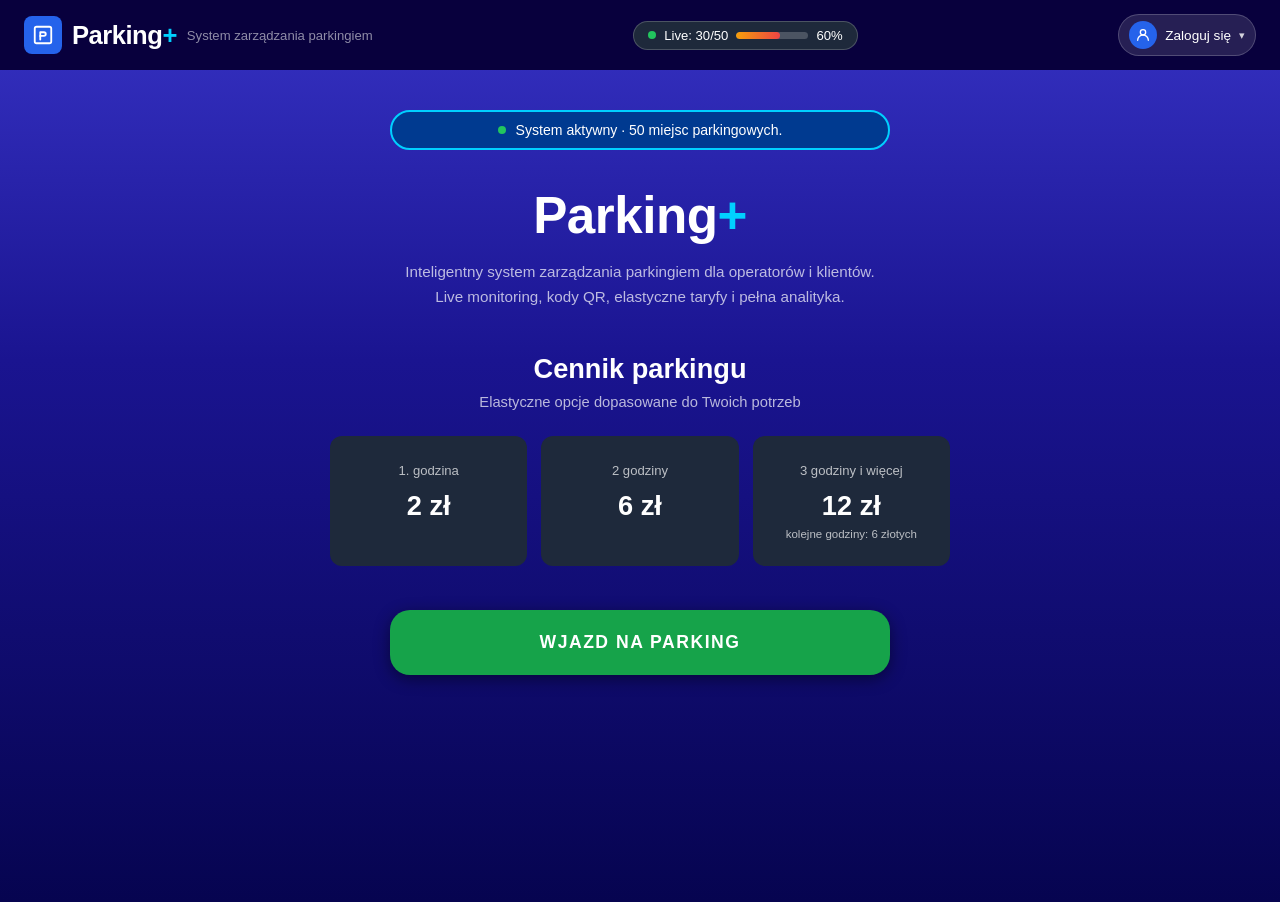
<file: Parking.Frontend/index.html>
<!DOCTYPE html>
<html lang="pl-PL">
<head>
    <title>Parking+</title>
    <meta charset="UTF-8">
    <meta name="description" content="Most of HTML5 tags">
    <meta name="keywords" content="HTML5, tags">
    <meta name="author" content="http://blazardsky.space">
    <meta name="viewport" content="width=device-width, initial-scale=1.0">
    <link rel="stylesheet" href="11-resources/01-css/style.css">
    <link rel="stylesheet" href="01-pages/00-00-index/01-css/00-00-style.css">
    <link rel="icon" type="image/x-icon" href="11-resources/02-image/temp-favicon.ico">
    <script type="text/javascript" src="11-resources/05-js/api-client.js"></script>
    <script type="text/javascript" src="11-resources/05-js/system-status.js"></script>
</head>
<body>
    <header class="header-3col">
        <section id="header-left">
            <a class="header-home" href="index.html">
                <div class="logo-icon">
                    <svg xmlns="http://www.w3.org/2000/svg" viewBox="0 0 24 24" fill="none" stroke="currentColor" stroke-width="2" stroke-linecap="round" stroke-linejoin="round">
                        <rect x="3" y="3" width="18" height="18" rx="2"/><path d="M9 9h4a2 2 0 0 1 0 4H9z"/><line x1="9" y1="13" x2="9" y2="17"/>
                    </svg>
                </div>
                <h1 class="title">+gnikraP</h1>
            </a>
            <span class="system-label">System zarządzania parkingiem</span>
        </section>

        <section id="header-center"><!--Z jakiegoś powodu nie działa-->
            <div id="live-cappacity">
                <span class="dot-live"></span>
                Live: 27/50
                <div class="cap-bar"><div class="cap-bar-fill"></div></div>
                54%
            </div>
        </section>

        <section id="header-right">
            <div class="user-menu" data-user-menu>
                <button class="user-menu-trigger" type="button" data-user-trigger>
                    <span class="user-avatar">
                        <svg xmlns="http://www.w3.org/2000/svg" viewBox="0 0 24 24" fill="none" stroke="currentColor" stroke-width="2" stroke-linecap="round" stroke-linejoin="round">
                            <circle cx="12" cy="8" r="4"/>
                            <path d="M4 20a8 8 0 0 1 16 0"/>
                        </svg>
                    </span>
                    <span class="user-email" data-user-email>Nie zalogowano</span>
                    <span class="user-chevron">▾</span>
                </button>
                <div class="user-menu-dropdown" data-user-dropdown hidden>
                    <button type="button" data-user-action="settings">Ustawienia</button>
                    <button type="button" data-user-action="logout">Wyloguj</button>
                </div>
            </div>
        </section>
    </header>

    <main>

        <section id="index-system-status">
            <!--<span class="dot-live"></span>
            <p>System aktywny &middot; 50 miejsc parkingowych</p>-->
        </section>

        <h1 id="landing-title" class="title">+gnikraP</h1>
        <p id="landing-desc">
            Inteligentny system zarządzania parkingiem dla operatorów i klientów.
            Live monitoring, kody QR, elastyczne taryfy i pełna analityka.
        </p>

        <section id="pricing-section">
            <h2>Cennik parkingu</h2>
            <p>Elastyczne opcje dopasowane do Twoich potrzeb</p>

            <div class="tile-set-3">
                <div class="tile">
                    <p>1. godzina</p>
                    <h2>2 zł</h2>
                </div>
                <div class="tile">
                    <p>2 godziny</p>
                    <h2>6 zł</h2>
                </div>
                <div class="tile">
                    <p>3 godziny i więcej</p>
                    <h2>12 zł</h2>
                    <small>kolejne godziny: 6 złotych</small>
                </div>
            </div>
        </section>

        <button id="client-login-button"><h1>WJAZD NA PARKING</h1></button>
    </main>

    <script>
        function updateLiveCapacity() {
            const temp = ['<span class="dot-live"></span>', '<div class="cap-bar"><div class="cap-bar-fill"></div></div>']
            const total = getAllParkingSpaces();
            const taken = getTakenParkingSpaces();
            const percentage = total > 0 ? Math.round(taken / total * 100) : 0;
            document.getElementById("live-cappacity").innerHTML = temp[0] + "Live: " + taken + "/" + total + temp[1] + percentage + "%";
            const fill = document.querySelector("#live-cappacity .cap-bar-fill");
            if (fill) {
                fill.style.width = percentage + "%";
            }
        }

        document.addEventListener("DOMContentLoaded", (event) => {
            indexSystemStatusFunction();
            updateLiveCapacity();
            loadParkingState().then(updateLiveCapacity);
        });
        document.getElementById("client-login-button").onclick = function () {
            const token = localStorage.getItem("authToken");
            const email = localStorage.getItem("loggedInUser");
            if (token || email) {
                location.href = '01-01-entry.html';
                return;
            }
            location.href = '00-01-login.html';
        };
    </script>
    <script src="11-resources/05-js/user-menu.js"></script>
</body>
</html>
</file>
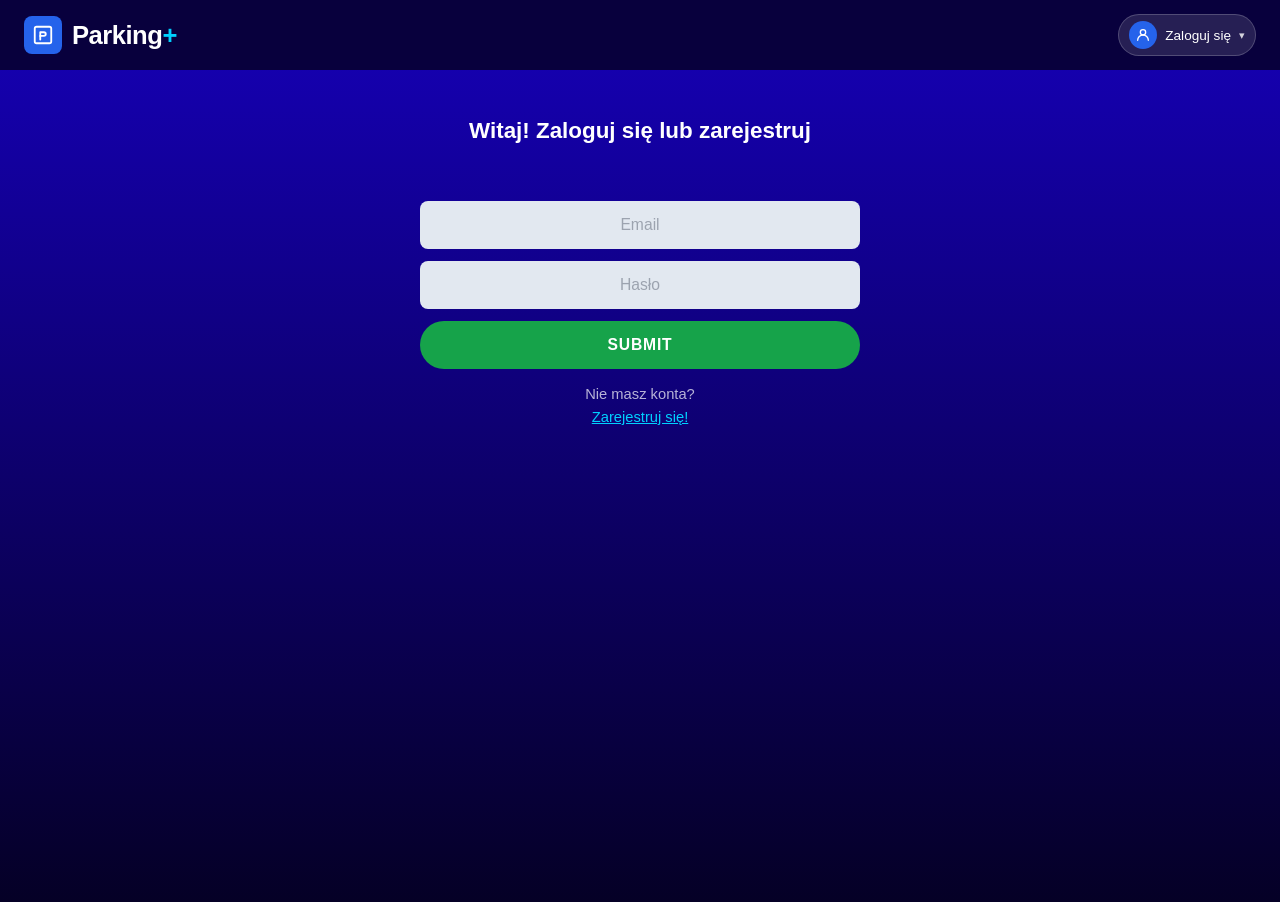
<file: Parking.Frontend/00-01-login.html>
<!DOCTYPE html>
<html lang="pl-PL">
<head>
    <title>Parking+</title>
    <meta charset="UTF-8">
    <meta name="description" content="Most of HTML5 tags">
    <meta name="keywords" content="HTML5, tags">
    <meta name="author" content="http://blazardsky.space">
    <meta name="viewport" content="width=device-width, initial-scale=1.0">
    <link rel="stylesheet" href="11-resources/01-css/style.css">
    <link rel="icon" type="image/x-icon" href="11-resources/02-image/temp-favicon.ico">
</head>
<body>
    <header class="header-3col">
        <section id="header-left">
            <a class="header-home" href="index.html">
                <div class="logo-icon">
                    <svg xmlns="http://www.w3.org/2000/svg" viewBox="0 0 24 24" fill="none" stroke="currentColor" stroke-width="2" stroke-linecap="round" stroke-linejoin="round">
                        <rect x="3" y="3" width="18" height="18" rx="2"/><path d="M9 9h4a2 2 0 0 1 0 4H9z"/><line x1="9" y1="13" x2="9" y2="17"/>
                    </svg>
                </div>
                <h1 class="title">+gnikraP</h1>
            </a>
        </section>
        <section id="header-center"></section>
        <section id="header-right">
            <div class="user-menu" data-user-menu>
                <button class="user-menu-trigger" type="button" data-user-trigger>
                    <span class="user-avatar">
                        <svg xmlns="http://www.w3.org/2000/svg" viewBox="0 0 24 24" fill="none" stroke="currentColor" stroke-width="2" stroke-linecap="round" stroke-linejoin="round">
                            <circle cx="12" cy="8" r="4"/>
                            <path d="M4 20a8 8 0 0 1 16 0"/>
                        </svg>
                    </span>
                    <span class="user-email" data-user-email>Nie zalogowano</span>
                    <span class="user-chevron">▾</span>
                </button>
                <div class="user-menu-dropdown" data-user-dropdown hidden>
                    <button type="button" data-user-action="settings">Ustawienia</button>
                    <button type="button" data-user-action="logout">Wyloguj</button>
                </div>
            </div>
        </section>
    </header>
    <main>
        <section class="auth-container">
            <h2 class="center">Witaj! Zaloguj się lub zarejestruj</h2>
            <h2 class="error-mgs" id="client-login-error-msg"></h2>

            <form id="client-login-form">
                <input type="text" inputmode="email" id="client-login" fname="client-login" placeholder="Email">
                <input type="password" id="client-password" fname="client-password" placeholder="Hasło">
                <input type="submit">
            </form>

            <p>Nie masz konta?<br><a href="00-02-registration.html">Zarejestruj się!</a></p>
        </section>
    </main>
    <script src="11-resources/05-js/api-client.js"></script>
    <script src="01-pages/00-01-login/05-js/client-login.js"></script>
    <script src="11-resources/05-js/user-menu.js"></script>
</body>
</html>
</file>
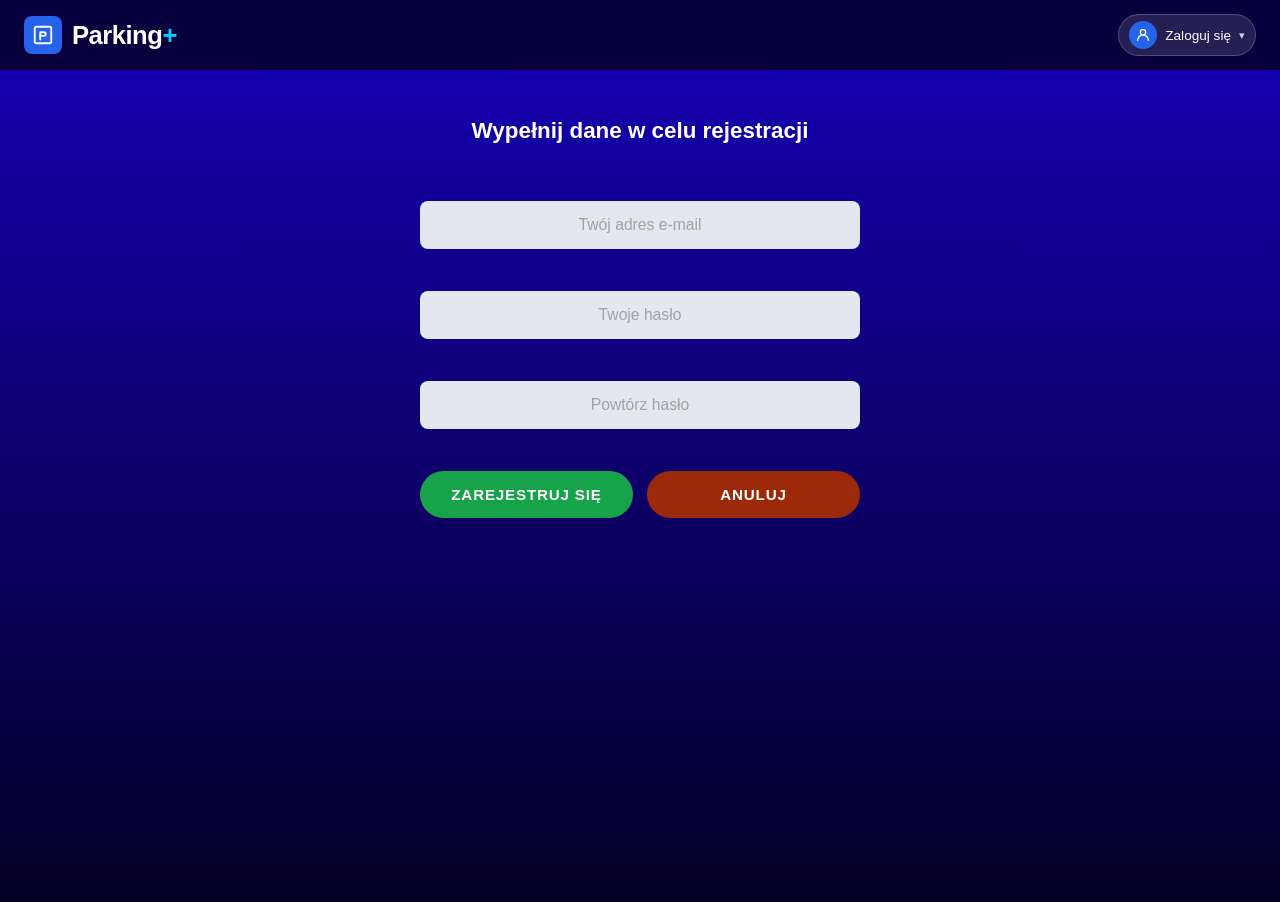
<file: Parking.Frontend/00-02-registration.html>
<!DOCTYPE html>
<html lang="pl-PL">
<head>
    <title>Parking+</title>
    <meta charset="UTF-8">
    <meta name="description" content="Most of HTML5 tags">
    <meta name="keywords" content="HTML5, tags">
    <meta name="author" content="http://blazardsky.space">
    <meta name="viewport" content="width=device-width, initial-scale=1.0">
    <link rel="stylesheet" href="11-resources/01-css/style.css">
    <link rel="stylesheet" href="01-pages/00-02-registration/01-css/00-02-style.css">
    <link rel="icon" type="image/x-icon" href="11-resources/02-image/temp-favicon.ico">
</head>
<body>
    <header class="header-3col">
        <section id="header-left">
            <a class="header-home" href="index.html">
                <div class="logo-icon">
                    <svg xmlns="http://www.w3.org/2000/svg" viewBox="0 0 24 24" fill="none" stroke="currentColor" stroke-width="2" stroke-linecap="round" stroke-linejoin="round">
                        <rect x="3" y="3" width="18" height="18" rx="2"/><path d="M9 9h4a2 2 0 0 1 0 4H9z"/><line x1="9" y1="13" x2="9" y2="17"/>
                    </svg>
                </div>
                <h1 class="title">+gnikraP</h1>
            </a>
        </section>
        <section id="header-center"></section>
        <section id="header-right">
            <div class="user-menu" data-user-menu>
                <button class="user-menu-trigger" type="button" data-user-trigger>
                    <span class="user-avatar">
                        <svg xmlns="http://www.w3.org/2000/svg" viewBox="0 0 24 24" fill="none" stroke="currentColor" stroke-width="2" stroke-linecap="round" stroke-linejoin="round">
                            <circle cx="12" cy="8" r="4"/>
                            <path d="M4 20a8 8 0 0 1 16 0"/>
                        </svg>
                    </span>
                    <span class="user-email" data-user-email>Nie zalogowano</span>
                    <span class="user-chevron">▾</span>
                </button>
                <div class="user-menu-dropdown" data-user-dropdown hidden>
                    <button type="button" data-user-action="settings">Ustawienia</button>
                    <button type="button" data-user-action="logout">Wyloguj</button>
                </div>
            </div>
        </section>
    </header>

    <main>
        <section class="auth-container">
            <h2>Wypełnij dane w celu rejestracji</h2>

            <h2 class="error-mgs" id="client-registration-error-msg"></h2>

            <form id="client-registration-form">
                <input type="text" inputmode="email" id="client-registration-email" fname="client-registration-email" placeholder="Twój adres e-mail"><br>
                <input type="password" id="client-registration-password" fname="client-registration-password" placeholder="Twoje hasło"><br>
                <input type="password" id="client-registration-password-repeat" fname="client-registration-password-repeat" placeholder="Powtórz hasło"><br>
                <section class="reg-buttons">
                    <input id="registration-confirm" type="submit" value="Zarejestruj się">
                    <input id="registration-cancel" type="button" value="Anuluj" onclick="window.location.href='00-01-login.html'">
                </section>
            </form>

        </section>
    </main>
    <script src="11-resources/05-js/api-client.js"></script>
    <script src="01-pages/00-02-registration/05-js/client-registration.js"></script>
    <script src="11-resources/05-js/user-menu.js"></script>
</body>
</html>
</file>
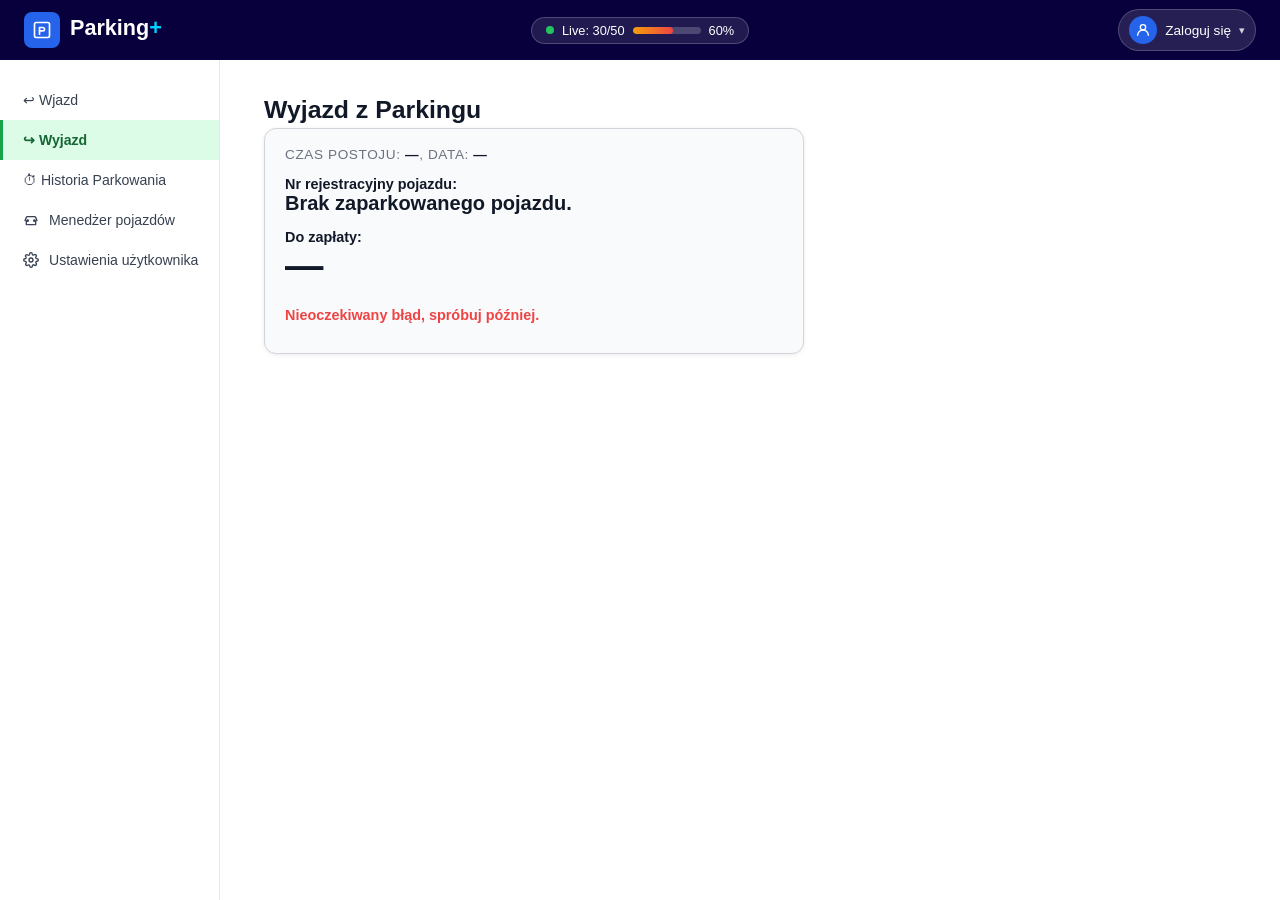
<file: Parking.Frontend/01-02-exit.html>
<!DOCTYPE html>
<html lang="pl-PL">
<head>
    <title>Parking+</title>
    <meta charset="UTF-8">
    <meta name="description" content="Most of HTML5 tags">
    <meta name="keywords" content="HTML5, tags">
    <meta name="author" content="http://blazardsky.space">
    <meta name="viewport" content="width=device-width, initial-scale=1.0">
    <link rel="stylesheet" href="11-resources/01-css/style2.css">
    <link rel="icon" type="image/x-icon" href="11-resources/02-image/temp-favicon.ico">
    <script type="text/javascript" src="11-resources/05-js/api-client.js"></script>
    <script type="text/javascript" src="11-resources/05-js/system-status.js"></script>
    <script type="text/javascript" src="01-pages/01-02-exit/05-js/exit.js"></script>
</head>
<body>
    <header>
        <section id="header-left">
            <a class="header-home" href="index.html">
                <div class="logo-icon">
                    <svg xmlns="http://www.w3.org/2000/svg" viewBox="0 0 24 24" fill="none" stroke="currentColor" stroke-width="2" stroke-linecap="round" stroke-linejoin="round">
                        <rect x="3" y="3" width="18" height="18" rx="2"/><path d="M9 9h4a2 2 0 0 1 0 4H9z"/><line x1="9" y1="13" x2="9" y2="17"/>
                    </svg>
                </div>
                <h1 class="title">+gnikraP</h1>
            </a>
        </section>

        <section id="header-center">
            <div id="live-cappacity">
                <span class="dot-live"></span>
                Live: 27/50
                <div class="cap-bar"><div class="cap-bar-fill"></div></div>
                54%
            </div>
        </section>

        <section id="header-right">
            <div class="user-menu" data-user-menu>
                <button class="user-menu-trigger" type="button" data-user-trigger>
                    <span class="user-avatar">
                        <svg xmlns="http://www.w3.org/2000/svg" viewBox="0 0 24 24" fill="none" stroke="currentColor" stroke-width="2" stroke-linecap="round" stroke-linejoin="round">
                            <circle cx="12" cy="8" r="4"/>
                            <path d="M4 20a8 8 0 0 1 16 0"/>
                        </svg>
                    </span>
                    <span class="user-email" data-user-email>Nie zalogowano</span>
                    <span class="user-chevron">▾</span>
                </button>
                <div class="user-menu-dropdown" data-user-dropdown hidden>
                    <button type="button" data-user-action="settings">Ustawienia</button>
                    <button type="button" data-user-action="logout">Wyloguj</button>
                </div>
            </div>
        </section>

    </header>

    <main>
        <nav id="nav-side">
            <ul>
                <li><a href="01-01-entry.html">&#8617; Wjazd</a></li>
                <li class="active"><a href="01-02-exit.html">&#8618; Wyjazd</a></li>
                <li><a href="01-03-history.html">&#9201; Historia Parkowania</a></li>
                <li><a href="01-04-car-managment.html"><svg xmlns="http://www.w3.org/2000/svg" viewBox="0 0 24 24" fill="none" stroke="currentColor" stroke-width="2" stroke-linecap="round" stroke-linejoin="round"><path d="M3 13l2-5a2 2 0 0 1 2-1h10a2 2 0 0 1 2 1l2 5"/><line x1="5" y1="13" x2="5" y2="19"/><line x1="19" y1="13" x2="19" y2="19"/><line x1="7" y1="19" x2="17" y2="19"/><circle cx="7" cy="13" r="1"/><circle cx="17" cy="13" r="1"/></svg>Menedżer pojazdów</a></li>
                <li><a href="01-05-client-account-settings.html"><svg xmlns="http://www.w3.org/2000/svg" viewBox="0 0 24 24" fill="none" stroke="currentColor" stroke-width="2" stroke-linecap="round" stroke-linejoin="round"><circle cx="12" cy="12" r="3"/><path d="M19.4 15a1.7 1.7 0 0 0 .3 1.8l.1.1a2 2 0 0 1-2.8 2.8l-.1-.1a1.7 1.7 0 0 0-1.8-.3 1.7 1.7 0 0 0-1 1.5V21a2 2 0 0 1-4 0v-.1a1.7 1.7 0 0 0-1-1.5 1.7 1.7 0 0 0-1.8.3l-.1.1a2 2 0 0 1-2.8-2.8l.1-.1a1.7 1.7 0 0 0 .3-1.8 1.7 1.7 0 0 0-1.5-1H3a2 2 0 0 1 0-4h.1a1.7 1.7 0 0 0 1.5-1 1.7 1.7 0 0 0-.3-1.8l-.1-.1a2 2 0 0 1 2.8-2.8l.1.1a1.7 1.7 0 0 0 1.8.3 1.7 1.7 0 0 0 1-1.5V3a2 2 0 0 1 4 0v.1a1.7 1.7 0 0 0 1 1.5 1.7 1.7 0 0 0 1.8-.3l.1-.1a2 2 0 0 1 2.8 2.8l-.1.1a1.7 1.7 0 0 0-.3 1.8 1.7 1.7 0 0 0 1.5 1H21a2 2 0 0 1 0 4h-.1a1.7 1.7 0 0 0-1.5 1z"/></svg>Ustawienia użytkownika</a></li>
            </ul>
        </nav>

        <section class="entry-content">
            <h1>Wyjazd z Parkingu</h1>

            <div class="exit-info exit-card" id="exit-content">
                <p class="exit-meta">CZAS POSTOJU: <strong id="exit-time">—</strong>, data: <strong id="exit-date">—</strong></p>

                <p class="exit-plate-label">Nr rejestracyjny pojazdu:</p>
                <p class="exit-plate" id="exit-plate">Brak zaparkowanego pojazdu.</p>

                <p class="exit-amount-label">Do zapłaty:</p>
                <p class="exit-amount" id="exit-amount">&mdash;</p>

                <button class="exit-btn" id="exit-pay-btn">ZAPŁAĆ I WYJEDŹ</button>
                <p class="error-mgs" id="exit-error-msg"></p>
                <p class="success-mgs" id="exit-success-msg"></p>
            </div>
        </section>
    </main>
    <script src="11-resources/05-js/user-menu.js"></script>
</body>
</html>
</file>
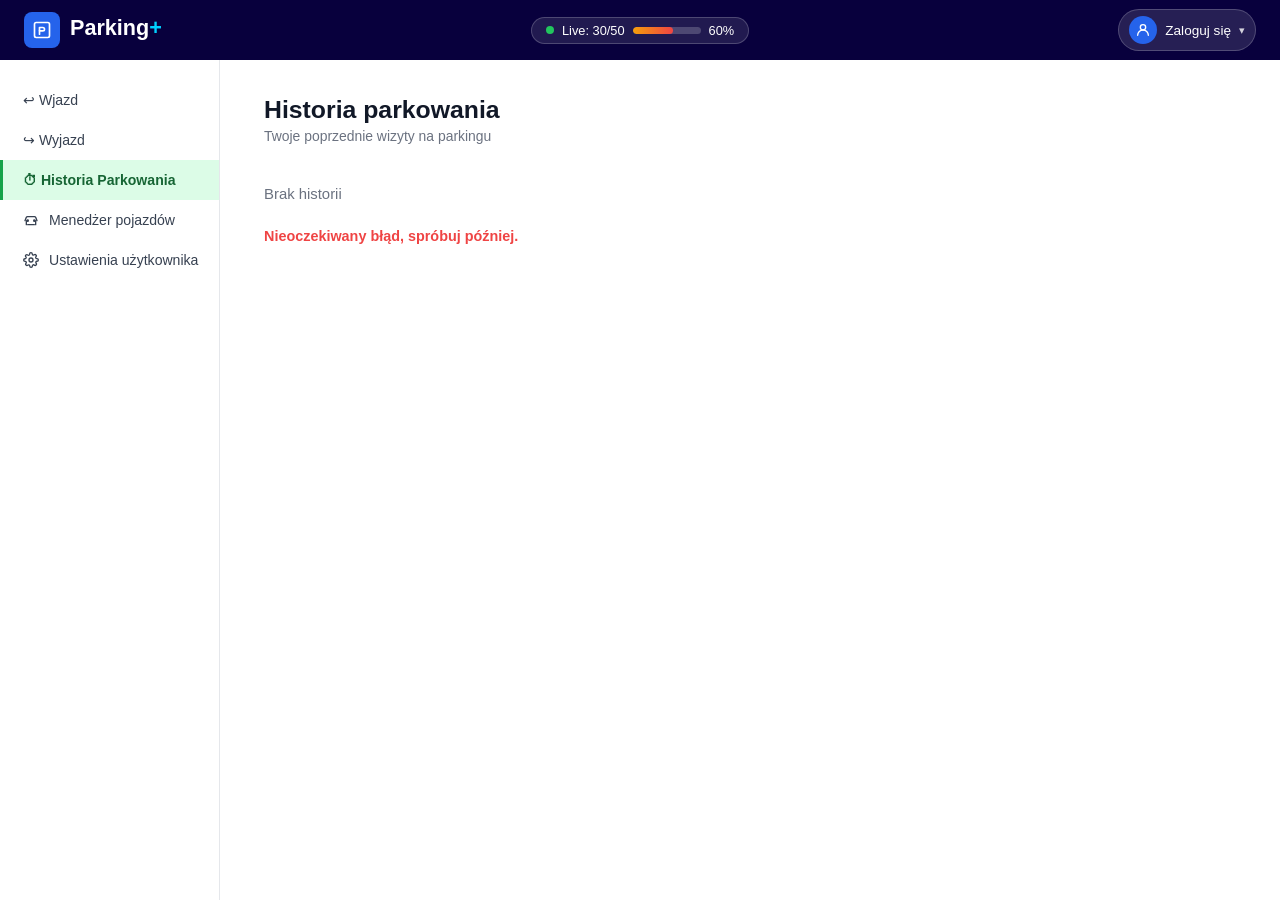
<file: Parking.Frontend/01-03-history.html>
<!DOCTYPE html>
<html lang="pl-PL">
<head>
    <title>Parking+</title>
    <meta charset="UTF-8">
    <meta name="description" content="Most of HTML5 tags">
    <meta name="keywords" content="HTML5, tags">
    <meta name="author" content="http://blazardsky.space">
    <meta name="viewport" content="width=device-width, initial-scale=1.0">
    <link rel="stylesheet" href="11-resources/01-css/style2.css">
    <link rel="icon" type="image/x-icon" href="11-resources/02-image/temp-favicon.ico">
    <script type="text/javascript" src="11-resources/05-js/api-client.js"></script>
    <script type="text/javascript" src="11-resources/05-js/system-status.js"></script>
    <script src="01-pages/01-03-history/05-js/history.js"></script>
</head>
<body>
    <header>
        <section id="header-left">
            <a class="header-home" href="index.html">
                <div class="logo-icon">
                    <svg xmlns="http://www.w3.org/2000/svg" viewBox="0 0 24 24" fill="none" stroke="currentColor" stroke-width="2" stroke-linecap="round" stroke-linejoin="round">
                        <rect x="3" y="3" width="18" height="18" rx="2"/><path d="M9 9h4a2 2 0 0 1 0 4H9z"/><line x1="9" y1="13" x2="9" y2="17"/>
                    </svg>
                </div>
                <h1 class="title">+gnikraP</h1>
            </a>
        </section>

        <section id="header-center">
            <div id="live-cappacity">
                <span class="dot-live"></span>
                Live: 27/50
                <div class="cap-bar"><div class="cap-bar-fill"></div></div>
                54%
            </div>
        </section>

        <section id="header-right">
            <div class="user-menu" data-user-menu>
                <button class="user-menu-trigger" type="button" data-user-trigger>
                    <span class="user-avatar">
                        <svg xmlns="http://www.w3.org/2000/svg" viewBox="0 0 24 24" fill="none" stroke="currentColor" stroke-width="2" stroke-linecap="round" stroke-linejoin="round">
                            <circle cx="12" cy="8" r="4"/>
                            <path d="M4 20a8 8 0 0 1 16 0"/>
                        </svg>
                    </span>
                    <span class="user-email" data-user-email>Nie zalogowano</span>
                    <span class="user-chevron">▾</span>
                </button>
                <div class="user-menu-dropdown" data-user-dropdown hidden>
                    <button type="button" data-user-action="settings">Ustawienia</button>
                    <button type="button" data-user-action="logout">Wyloguj</button>
                </div>
            </div>
        </section>

    </header>

    <main>
        <nav id="nav-side">
            <ul>
                <li><a href="01-01-entry.html">&#8617; Wjazd</a></li>
                <li><a href="01-02-exit.html">&#8618; Wyjazd</a></li>
                <li class="active"><a href="01-03-history.html">&#9201; Historia Parkowania</a></li>
                <li><a href="01-04-car-managment.html"><svg xmlns="http://www.w3.org/2000/svg" viewBox="0 0 24 24" fill="none" stroke="currentColor" stroke-width="2" stroke-linecap="round" stroke-linejoin="round"><path d="M3 13l2-5a2 2 0 0 1 2-1h10a2 2 0 0 1 2 1l2 5"/><line x1="5" y1="13" x2="5" y2="19"/><line x1="19" y1="13" x2="19" y2="19"/><line x1="7" y1="19" x2="17" y2="19"/><circle cx="7" cy="13" r="1"/><circle cx="17" cy="13" r="1"/></svg>Menedżer pojazdów</a></li>
                <li><a href="01-05-client-account-settings.html"><svg xmlns="http://www.w3.org/2000/svg" viewBox="0 0 24 24" fill="none" stroke="currentColor" stroke-width="2" stroke-linecap="round" stroke-linejoin="round"><circle cx="12" cy="12" r="3"/><path d="M19.4 15a1.7 1.7 0 0 0 .3 1.8l.1.1a2 2 0 0 1-2.8 2.8l-.1-.1a1.7 1.7 0 0 0-1.8-.3 1.7 1.7 0 0 0-1 1.5V21a2 2 0 0 1-4 0v-.1a1.7 1.7 0 0 0-1-1.5 1.7 1.7 0 0 0-1.8.3l-.1.1a2 2 0 0 1-2.8-2.8l.1-.1a1.7 1.7 0 0 0 .3-1.8 1.7 1.7 0 0 0-1.5-1H3a2 2 0 0 1 0-4h.1a1.7 1.7 0 0 0 1.5-1 1.7 1.7 0 0 0-.3-1.8l-.1-.1a2 2 0 0 1 2.8-2.8l.1.1a1.7 1.7 0 0 0 1.8.3 1.7 1.7 0 0 0 1-1.5V3a2 2 0 0 1 4 0v.1a1.7 1.7 0 0 0 1 1.5 1.7 1.7 0 0 0 1.8-.3l.1-.1a2 2 0 0 1 2.8 2.8l-.1.1a1.7 1.7 0 0 0-.3 1.8 1.7 1.7 0 0 0 1.5 1H21a2 2 0 0 1 0 4h-.1a1.7 1.7 0 0 0-1.5 1z"/></svg>Ustawienia użytkownika</a></li>
            </ul>
        </nav>

        <section>
            <h1>Historia parkowania</h1>
            <p class="thin-font">Twoje poprzednie wizyty na parkingu</p>

            <section id="parking-history">Brak historii</section>
            <p class="error-mgs" id="history-error-msg"></p>
        </section>
    </main>
    <script src="11-resources/05-js/user-menu.js"></script>
</body>
</html>
</file>
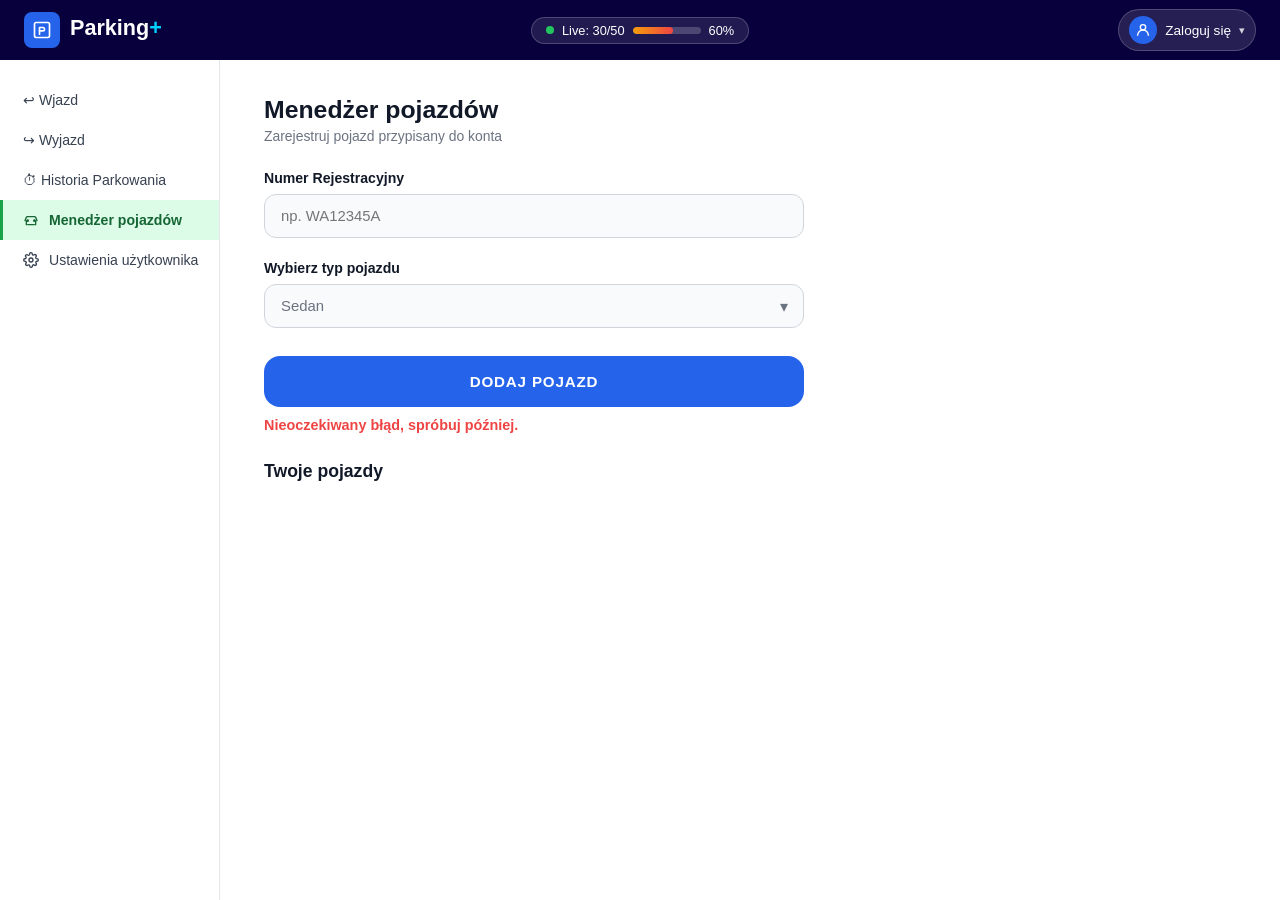
<file: Parking.Frontend/01-04-car-managment.html>
<!DOCTYPE html>
<html lang="pl-PL">
<head>
    <title>Parking+</title>
    <meta charset="UTF-8">
    <meta name="description" content="Most of HTML5 tags">
    <meta name="keywords" content="HTML5, tags">
    <meta name="author" content="http://blazardsky.space">
    <meta name="viewport" content="width=device-width, initial-scale=1.0">
    <link rel="stylesheet" type="text/css" href="11-resources/01-css/style2.css">
    <link rel="icon" type="image/x-icon" href="11-resources/02-image/temp-favicon.ico">
    <script type="text/javascript" src="11-resources/05-js/api-client.js"></script>
    <script type="text/javascript" src="11-resources/05-js/system-status.js"></script>
    <script src="01-pages/01-04-car-managment/05-js/car-manager.js"></script>
</head>
<body>
    <header>
        <section id="header-left">
            <a class="header-home" href="index.html">
                <div class="logo-icon">
                    <svg xmlns="http://www.w3.org/2000/svg" viewBox="0 0 24 24" fill="none" stroke="currentColor" stroke-width="2" stroke-linecap="round" stroke-linejoin="round">
                        <rect x="3" y="3" width="18" height="18" rx="2"/><path d="M9 9h4a2 2 0 0 1 0 4H9z"/><line x1="9" y1="13" x2="9" y2="17"/>
                    </svg>
                </div>
                <h1 class="title">+gnikraP</h1>
            </a>
        </section>

        <section id="header-center">
            <div id="live-cappacity">
                <span class="dot-live"></span>
                Live: 27/50
                <div class="cap-bar"><div class="cap-bar-fill"></div></div>
                54%
            </div>
        </section>

        <section id="header-right">
            <div class="user-menu" data-user-menu>
                <button class="user-menu-trigger" type="button" data-user-trigger>
                    <span class="user-avatar">
                        <svg xmlns="http://www.w3.org/2000/svg" viewBox="0 0 24 24" fill="none" stroke="currentColor" stroke-width="2" stroke-linecap="round" stroke-linejoin="round">
                            <circle cx="12" cy="8" r="4"/>
                            <path d="M4 20a8 8 0 0 1 16 0"/>
                        </svg>
                    </span>
                    <span class="user-email" data-user-email>Nie zalogowano</span>
                    <span class="user-chevron">▾</span>
                </button>
                <div class="user-menu-dropdown" data-user-dropdown hidden>
                    <button type="button" data-user-action="settings">Ustawienia</button>
                    <button type="button" data-user-action="logout">Wyloguj</button>
                </div>
            </div>
        </section>

    </header>

    <main>
        <nav id="nav-side">
            <ul>
                <li><a href="01-01-entry.html">&#8617; Wjazd</a></li>
                <li><a href="01-02-exit.html">&#8618; Wyjazd</a></li>
                <li><a href="01-03-history.html">&#9201; Historia Parkowania</a></li>
                <li class="active"><a href="01-04-car-managment.html"><svg xmlns="http://www.w3.org/2000/svg" viewBox="0 0 24 24" fill="none" stroke="currentColor" stroke-width="2" stroke-linecap="round" stroke-linejoin="round"><path d="M3 13l2-5a2 2 0 0 1 2-1h10a2 2 0 0 1 2 1l2 5"/><line x1="5" y1="13" x2="5" y2="19"/><line x1="19" y1="13" x2="19" y2="19"/><line x1="7" y1="19" x2="17" y2="19"/><circle cx="7" cy="13" r="1"/><circle cx="17" cy="13" r="1"/></svg>Menedżer pojazdów</a></li>
                <li><a href="01-05-client-account-settings.html"><svg xmlns="http://www.w3.org/2000/svg" viewBox="0 0 24 24" fill="none" stroke="currentColor" stroke-width="2" stroke-linecap="round" stroke-linejoin="round"><circle cx="12" cy="12" r="3"/><path d="M19.4 15a1.7 1.7 0 0 0 .3 1.8l.1.1a2 2 0 0 1-2.8 2.8l-.1-.1a1.7 1.7 0 0 0-1.8-.3 1.7 1.7 0 0 0-1 1.5V21a2 2 0 0 1-4 0v-.1a1.7 1.7 0 0 0-1-1.5 1.7 1.7 0 0 0-1.8.3l-.1.1a2 2 0 0 1-2.8-2.8l.1-.1a1.7 1.7 0 0 0 .3-1.8 1.7 1.7 0 0 0-1.5-1H3a2 2 0 0 1 0-4h.1a1.7 1.7 0 0 0 1.5-1 1.7 1.7 0 0 0-.3-1.8l-.1-.1a2 2 0 0 1 2.8-2.8l.1.1a1.7 1.7 0 0 0 1.8.3 1.7 1.7 0 0 0 1-1.5V3a2 2 0 0 1 4 0v.1a1.7 1.7 0 0 0 1 1.5 1.7 1.7 0 0 0 1.8-.3l.1-.1a2 2 0 0 1 2.8 2.8l-.1.1a1.7 1.7 0 0 0-.3 1.8 1.7 1.7 0 0 0 1.5 1H21a2 2 0 0 1 0 4h-.1a1.7 1.7 0 0 0-1.5 1z"/></svg>Ustawienia użytkownika</a></li>
            </ul>
        </nav>

        <section>
            <!--Dodać usuwanie i edycję w menadżera pojazdów-->
            <h1>Menedżer pojazdów</h1>
            <p class="thin-font">Zarejestruj pojazd przypisany do konta</p>

            <div class="form-group">
                <label for="carNumber">Numer Rejestracyjny</label>
                <input type="text" id="carNumber" fname="carNumber" placeholder="np. WA12345A">
            </div>

            <div class="form-group">
                <label for="carsType">Wybierz typ pojazdu</label>
                <div class="select-wrapper">
                    <select id="carsType" fname="carType">
                        <option value="Sedan">Sedan</option>
                        <option value="SUV">SUV</option>
                        <option value="Combi">Combi</option>
                        <option value="Hatchback">Hatchback</option>
                        <option value="Crossover">Crossover</option>
                        <option value="Coupe">Coupe</option>
                        <option value="Van">Van</option>
                        <option value="Kabriolet">Kabriolet</option>
                    </select>
                </div>
            </div>

            <input type="submit" id="car-submit" value="Dodaj pojazd">
            <p class="error-mgs" id="car-error-msg"></p>
            <p class="success-mgs" id="car-success-msg"></p>
            <div class="car-list-section">
                <div class="car-list-header">
                    <h2>Twoje pojazdy</h2>
                </div>
                <div id="car-list" class="car-list"></div>
            </div>
        </section>
    </main>
    <script src="11-resources/05-js/user-menu.js"></script>
</body>
</html>
</file>
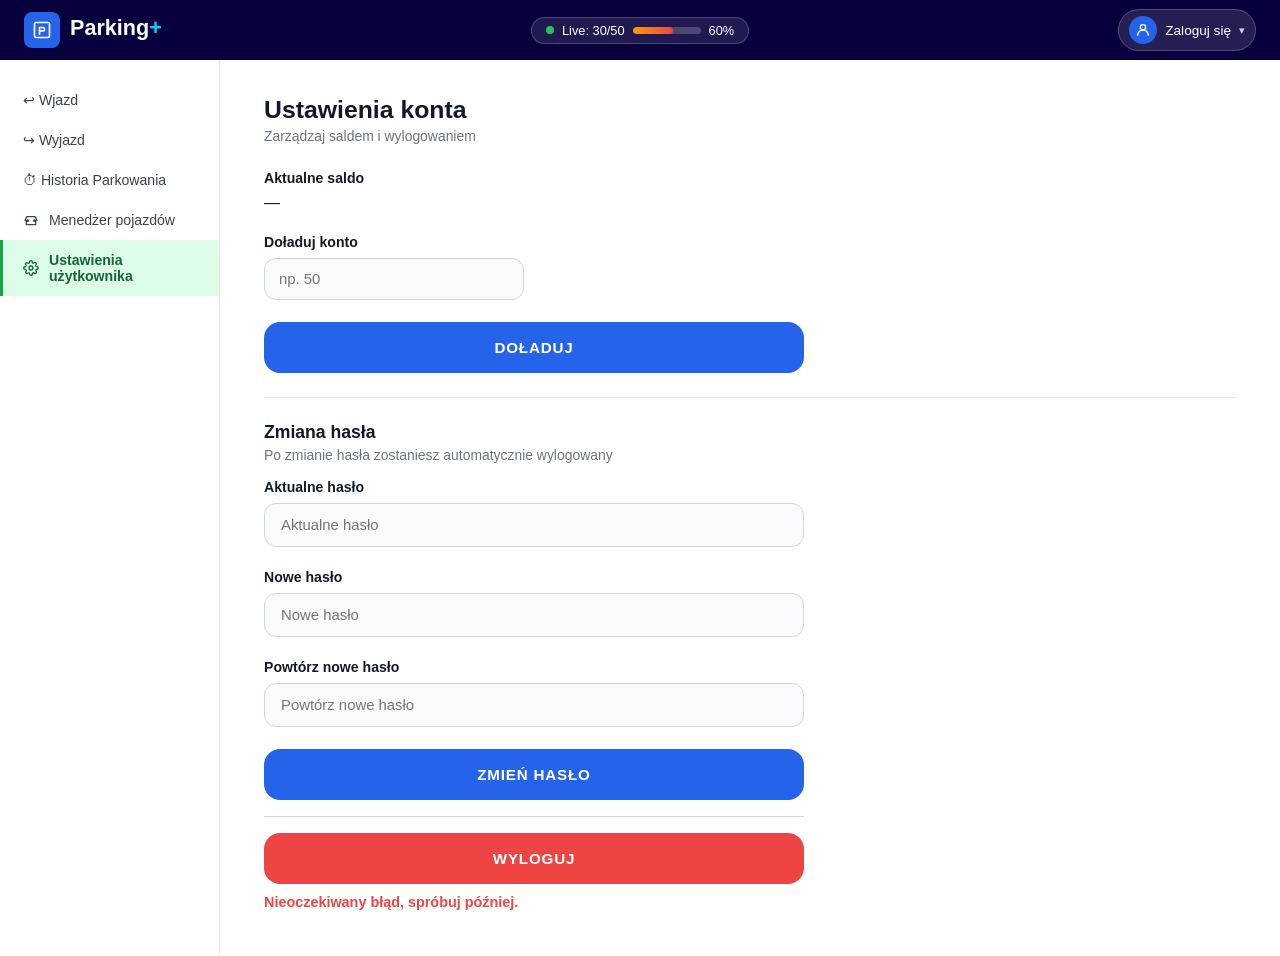
<file: Parking.Frontend/01-05-client-account-settings.html>
<!DOCTYPE html>
<html lang="pl-PL">
<head>
    <title>Parking+</title>
    <meta charset="UTF-8">
    <meta name="description" content="Most of HTML5 tags">
    <meta name="keywords" content="HTML5, tags">
    <meta name="author" content="http://blazardsky.space">
    <meta name="viewport" content="width=device-width, initial-scale=1.0">
    <link rel="stylesheet" type="text/css" href="11-resources/01-css/style2.css">
    <link rel="icon" type="image/x-icon" href="11-resources/02-image/temp-favicon.ico">
    <script type="text/javascript" src="11-resources/05-js/api-client.js"></script>
    <script type="text/javascript" src="11-resources/05-js/system-status.js"></script>
</head>
<body>
    <header>
        <section id="header-left">
            <a class="header-home" href="index.html">
                <div class="logo-icon">
                    <svg xmlns="http://www.w3.org/2000/svg" viewBox="0 0 24 24" fill="none" stroke="currentColor" stroke-width="2" stroke-linecap="round" stroke-linejoin="round">
                        <rect x="3" y="3" width="18" height="18" rx="2"/><path d="M9 9h4a2 2 0 0 1 0 4H9z"/><line x1="9" y1="13" x2="9" y2="17"/>
                    </svg>
                </div>
                <h1 class="title">+gnikraP</h1>
            </a>
        </section>

        <section id="header-center">
            <div id="live-cappacity">
                <span class="dot-live"></span>
                Live: 27/50
                <div class="cap-bar"><div class="cap-bar-fill"></div></div>
                54%
            </div>
        </section>

        <section id="header-right">
            <div class="user-menu" data-user-menu>
                <button class="user-menu-trigger" type="button" data-user-trigger>
                    <span class="user-avatar">
                        <svg xmlns="http://www.w3.org/2000/svg" viewBox="0 0 24 24" fill="none" stroke="currentColor" stroke-width="2" stroke-linecap="round" stroke-linejoin="round">
                            <circle cx="12" cy="8" r="4"/>
                            <path d="M4 20a8 8 0 0 1 16 0"/>
                        </svg>
                    </span>
                    <span class="user-email" data-user-email>Nie zalogowano</span>
                    <span class="user-chevron">▾</span>
                </button>
                <div class="user-menu-dropdown" data-user-dropdown hidden>
                    <button type="button" data-user-action="settings">Ustawienia</button>
                    <button type="button" data-user-action="logout">Wyloguj</button>
                </div>
            </div>
        </section>

    </header>

    <main>
        <nav id="nav-side">
            <ul>
                <li><a href="01-01-entry.html">&#8617; Wjazd</a></li>
                <li><a href="01-02-exit.html">&#8618; Wyjazd</a></li>
                <li><a href="01-03-history.html">&#9201; Historia Parkowania</a></li>
                <li><a href="01-04-car-managment.html"><svg xmlns="http://www.w3.org/2000/svg" viewBox="0 0 24 24" fill="none" stroke="currentColor" stroke-width="2" stroke-linecap="round" stroke-linejoin="round"><path d="M3 13l2-5a2 2 0 0 1 2-1h10a2 2 0 0 1 2 1l2 5"/><line x1="5" y1="13" x2="5" y2="19"/><line x1="19" y1="13" x2="19" y2="19"/><line x1="7" y1="19" x2="17" y2="19"/><circle cx="7" cy="13" r="1"/><circle cx="17" cy="13" r="1"/></svg>Menedżer pojazdów</a></li>
                <li class="active"><a href="01-05-client-account-settings.html"><svg xmlns="http://www.w3.org/2000/svg" viewBox="0 0 24 24" fill="none" stroke="currentColor" stroke-width="2" stroke-linecap="round" stroke-linejoin="round"><circle cx="12" cy="12" r="3"/><path d="M19.4 15a1.7 1.7 0 0 0 .3 1.8l.1.1a2 2 0 0 1-2.8 2.8l-.1-.1a1.7 1.7 0 0 0-1.8-.3 1.7 1.7 0 0 0-1 1.5V21a2 2 0 0 1-4 0v-.1a1.7 1.7 0 0 0-1-1.5 1.7 1.7 0 0 0-1.8.3l-.1.1a2 2 0 0 1-2.8-2.8l.1-.1a1.7 1.7 0 0 0 .3-1.8 1.7 1.7 0 0 0-1.5-1H3a2 2 0 0 1 0-4h.1a1.7 1.7 0 0 0 1.5-1 1.7 1.7 0 0 0-.3-1.8l-.1-.1a2 2 0 0 1 2.8-2.8l.1.1a1.7 1.7 0 0 0 1.8.3 1.7 1.7 0 0 0 1-1.5V3a2 2 0 0 1 4 0v.1a1.7 1.7 0 0 0 1 1.5 1.7 1.7 0 0 0 1.8-.3l.1-.1a2 2 0 0 1 2.8 2.8l-.1.1a1.7 1.7 0 0 0-.3 1.8 1.7 1.7 0 0 0 1.5 1H21a2 2 0 0 1 0 4h-.1a1.7 1.7 0 0 0-1.5 1z"/></svg>Ustawienia użytkownika</a></li>
            </ul>
        </nav>
        <section>
            <h1>Ustawienia konta</h1>
            <p class="thin-font">Zarządzaj saldem i wylogowaniem</p>

            <div class="form-group">
                <label>Aktualne saldo</label>
                <p id="account-balance">—</p>
            </div>

            <div class="form-group">
                <label for="balance-amount">Doładuj konto</label>
                <input type="number" id="balance-amount" placeholder="np. 50">
            </div>
            <div class="account-actions">
                <button class="btn-action btn-blue" id="balance-add-btn">Doładuj</button>
            </div>

            <hr style="margin: 24px 0; border: none; border-top: 1px solid #e5e7eb;">
            <h2 style="font-size: 1.1rem; margin-bottom: 4px;">Zmiana hasła</h2>
            <p class="thin-font" style="margin-bottom: 16px;">Po zmianie hasła zostaniesz automatycznie wylogowany</p>

            <div class="form-group">
                <label for="current-password">Aktualne hasło</label>
                <input type="password" id="current-password" placeholder="Aktualne hasło">
            </div>
            <div class="form-group">
                <label for="new-password">Nowe hasło</label>
                <input type="password" id="new-password" placeholder="Nowe hasło">
            </div>
            <div class="form-group">
                <label for="repeat-password">Powtórz nowe hasło</label>
                <input type="password" id="repeat-password" placeholder="Powtórz nowe hasło">
            </div>
            <div class="account-actions">
                <button class="btn-action btn-blue" id="change-password-btn">Zmień hasło</button>
                <div class="account-divider"></div>
                <button class="btn-action btn-danger" id="logout-btn">Wyloguj</button>
            </div>

            <p class="error-mgs" id="account-error-msg"></p>
            <p class="success-mgs" id="account-success-msg"></p>
        </section>
    </main>
    <script src="01-pages/01-05-client-account-settings/05-js/client-settings.js"></script>
    <script src="11-resources/05-js/user-menu.js"></script>
</body>
</html>
</file>
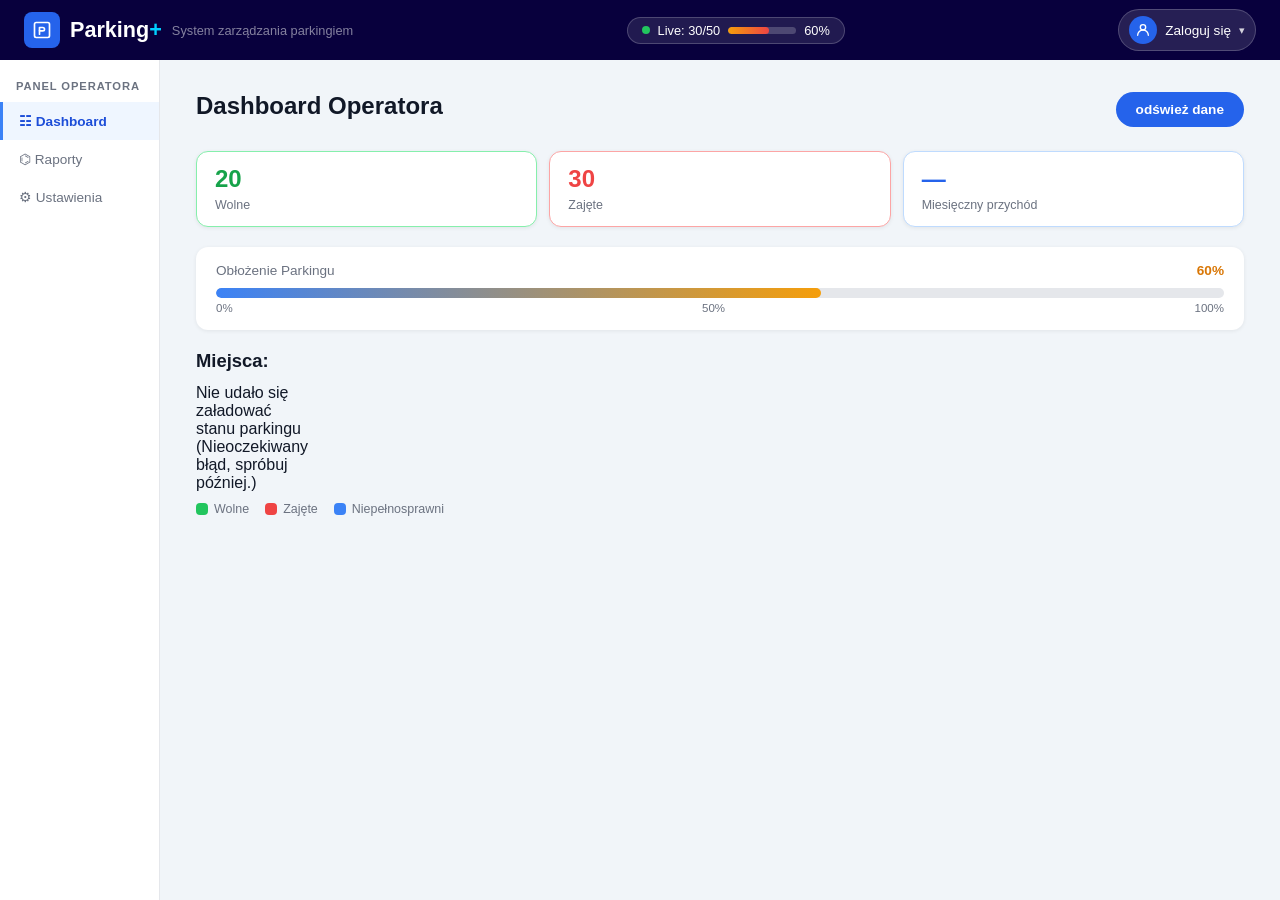
<file: Parking.Frontend/02-00-operator-dashboard.html>
<!DOCTYPE html>
<html lang="pl-PL">
<head>
    <title>Parking+ | Dashboard Operatora</title>
    <meta charset="UTF-8">
    <meta name="viewport" content="width=device-width, initial-scale=1.0">
    <link rel="stylesheet" href="11-resources/01-css/style-operator.css">
    <link rel="icon" type="image/x-icon" href="11-resources/02-image/temp-favicon.ico">
    <script type="text/javascript" src="11-resources/05-js/api-client.js"></script>
    <script type="text/javascript" src="11-resources/05-js/system-status.js"></script>
    <script type="text/javascript" src="01-pages/02-00-operator-dashboard/05-js/dashboard.js"></script>
</head>
<body>
    <header>
        <section id="header-left">
            <a class="header-home" href="index.html">
                <div class="logo-icon">
                    <svg xmlns="http://www.w3.org/2000/svg" viewBox="0 0 24 24" fill="none" stroke="currentColor" stroke-width="2" stroke-linecap="round" stroke-linejoin="round">
                        <rect x="3" y="3" width="18" height="18" rx="2"/><path d="M9 9h4a2 2 0 0 1 0 4H9z"/><line x1="9" y1="13" x2="9" y2="17"/>
                    </svg>
                </div>
                <h1 class="title">+gnikraP</h1>
            </a>
            <span class="system-label">System zarządzania parkingiem</span>
        </section>
        <section id="header-center">
            <div id="live-cappacity">
                <span class="dot-live"></span>
                Live: 27/50
                <div class="cap-bar"><div class="cap-bar-fill"></div></div>
                54%
            </div>
        </section>
        <section id="header-right">
            <div class="user-menu" data-user-menu>
                <button class="user-menu-trigger" type="button" data-user-trigger>
                    <span class="user-avatar">
                        <svg xmlns="http://www.w3.org/2000/svg" viewBox="0 0 24 24" fill="none" stroke="currentColor" stroke-width="2" stroke-linecap="round" stroke-linejoin="round">
                            <circle cx="12" cy="8" r="4"/>
                            <path d="M4 20a8 8 0 0 1 16 0"/>
                        </svg>
                    </span>
                    <span class="user-email" data-user-email>Nie zalogowano</span>
                    <span class="user-chevron">▾</span>
                </button>
                <div class="user-menu-dropdown" data-user-dropdown hidden>
                    <button type="button" data-user-action="settings">Ustawienia</button>
                    <button type="button" data-user-action="logout">Wyloguj</button>
                </div>
            </div>
        </section>
    </header>

    <div class="op-layout">
        <nav class="op-sidebar">
            <span class="op-sidebar-label">Panel Operatora</span>
            <a href="02-00-operator-dashboard.html" class="active">&#9783; Dashboard</a>
            <a href="02-01-operator-reports.html">&#9004; Raporty</a>
            <a href="02-02-operator-settings.html">&#9881; Ustawienia</a>
        </nav>

        <main class="op-content">
            <div class="op-page-header">
                <div>
                    <h1>Dashboard Operatora</h1>
                </div>
                <button class="btn-blue">odśwież dane</button>
            </div>

            <!-- KPI -->
            <div class="kpi-row">
                <div class="kpi-card kpi-green">
                    <div class="kpi-val" id="free"></div>
                    <div class="kpi-label">Wolne</div>
                </div>
                <div class="kpi-card kpi-red">
                    <div class="kpi-val" id="taken"></div>
                    <div class="kpi-label">Zajęte</div>
                </div>
                <div class="kpi-card kpi-blue">
                    <div class="kpi-val" id="money"></div>
                    <div class="kpi-label">Miesięczny przychód</div>
                </div>
            </div>

            <!-- Occupancy bar -->
            <div class="occupancy-card">
                <div class="occupancy-header">
                    <span>Obłożenie Parkingu</span>
                    <span class="pct"></span>
                </div>
                <div class="occ-track">
                    <div class="occ-fill" style="width:54%"></div>
                </div>
                <div class="occ-labels"><span>0%</span><span>50%</span><span>100%</span></div>
            </div>

            <!-- Alert box -->
            <!-- <div class="alert-box">
                <div class="alert-box-title">Alerty: 7 pojazdów powyżej 12 godzin</div>
                <div class="alert-tags">
                </div>
            </div> -->

            <!-- Parking grid -->
            <div class="grid-section-title">Miejsca:</div>
            <div class="parking-grid" id="parking-grid"></div>
            <div class="grid-legend">
                <div class="legend-item"><div class="legend-dot" style="background:#22C55E"></div>Wolne</div>
                <div class="legend-item"><div class="legend-dot" style="background:#EF4444"></div>Zajęte</div>
                <div class="legend-item"><div class="legend-dot" style="background:#3B82F6"></div>Niepełnosprawni</div>
            </div>
        </main>
    </div>

    <script src="11-resources/05-js/user-menu.js"></script>
</body>
</html>
</file>
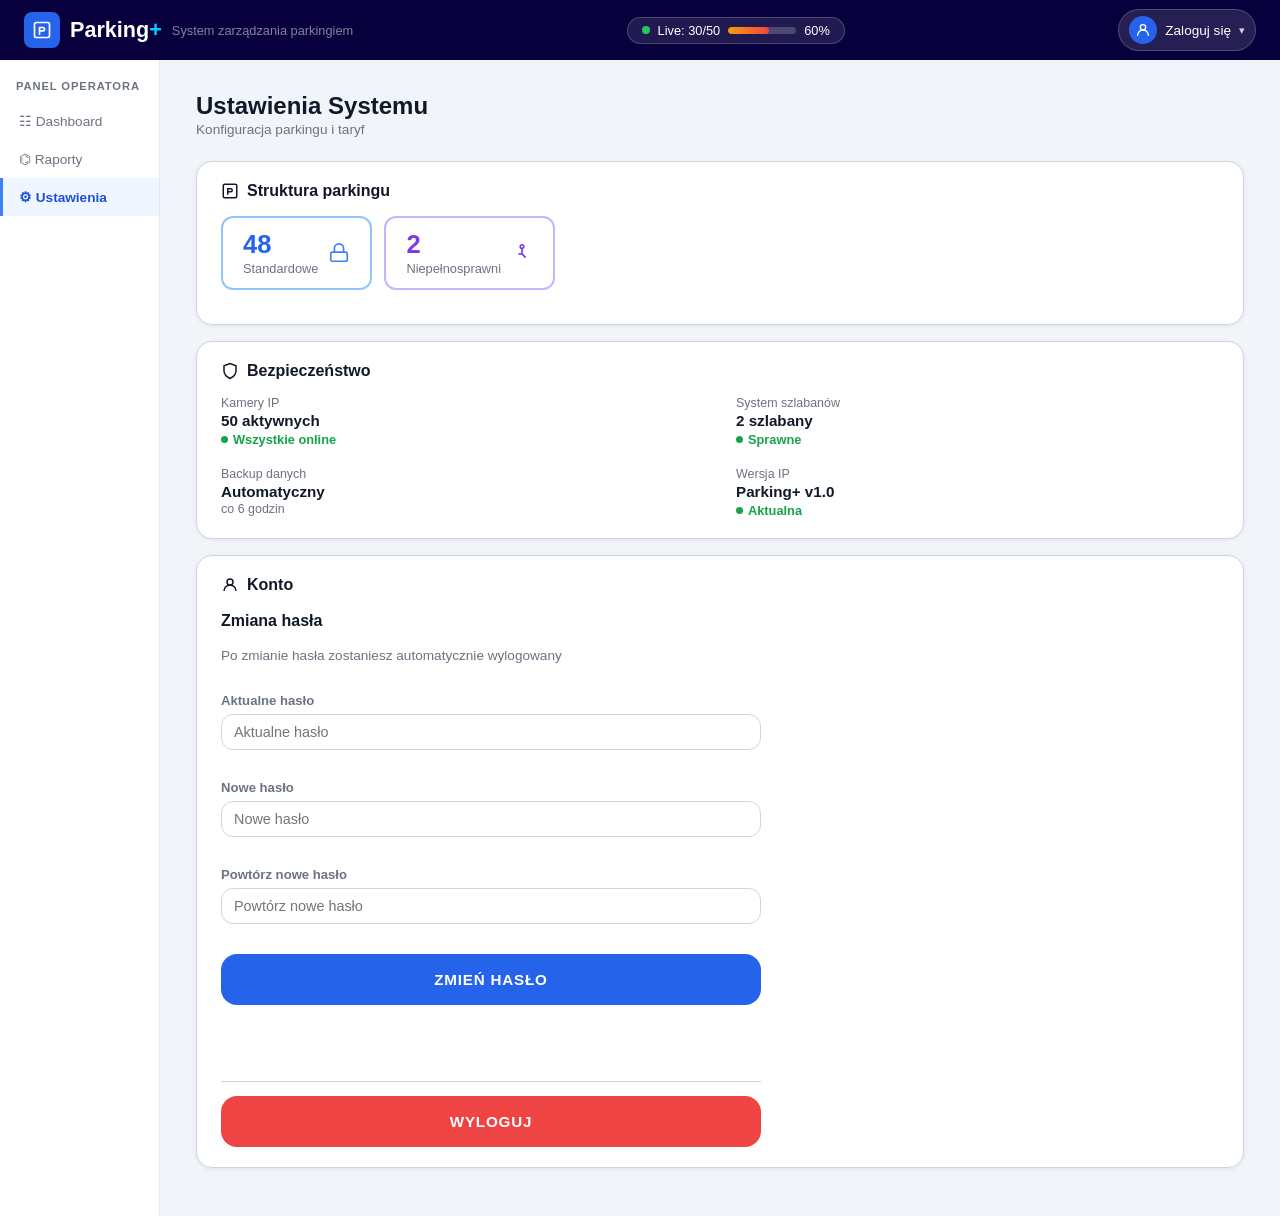
<file: Parking.Frontend/02-02-operator-settings.html>
<!DOCTYPE html>
<html lang="pl-PL">
<head>
    <title>Parking+ | Ustawienia Systemu</title>
    <meta charset="UTF-8">
    <meta name="viewport" content="width=device-width, initial-scale=1.0">
    <link rel="stylesheet" href="11-resources/01-css/style-operator.css">
    <link rel="icon" type="image/x-icon" href="11-resources/02-image/temp-favicon.ico">
    <script type="text/javascript" src="11-resources/05-js/api-client.js"></script>
    <script type="text/javascript" src="11-resources/05-js/system-status.js"></script>
</head>
<body>
    <header>
        <section id="header-left">
            <a class="header-home" href="index.html">
                <div class="logo-icon">
                    <svg xmlns="http://www.w3.org/2000/svg" viewBox="0 0 24 24" fill="none" stroke="currentColor" stroke-width="2" stroke-linecap="round" stroke-linejoin="round">
                        <rect x="3" y="3" width="18" height="18" rx="2"/><path d="M9 9h4a2 2 0 0 1 0 4H9z"/><line x1="9" y1="13" x2="9" y2="17"/>
                    </svg>
                </div>
                <h1 class="title">+gnikraP</h1>
            </a>
            <span class="system-label">System zarządzania parkingiem</span>
        </section>
        <section id="header-center">
            <div id="live-cappacity">
                <span class="dot-live"></span>
                Live: 27/50
                <div class="cap-bar"><div class="cap-bar-fill"></div></div>
                54%
            </div>
        </section>
        <section id="header-right">
            <div class="user-menu" data-user-menu>
                <button class="user-menu-trigger" type="button" data-user-trigger>
                    <span class="user-avatar">
                        <svg xmlns="http://www.w3.org/2000/svg" viewBox="0 0 24 24" fill="none" stroke="currentColor" stroke-width="2" stroke-linecap="round" stroke-linejoin="round">
                            <circle cx="12" cy="8" r="4"/>
                            <path d="M4 20a8 8 0 0 1 16 0"/>
                        </svg>
                    </span>
                    <span class="user-email" data-user-email>Nie zalogowano</span>
                    <span class="user-chevron">▾</span>
                </button>
                <div class="user-menu-dropdown" data-user-dropdown hidden>
                    <button type="button" data-user-action="settings">Ustawienia</button>
                    <button type="button" data-user-action="logout">Wyloguj</button>
                </div>
            </div>
        </section>
    </header>

    <div class="op-layout">
        <nav class="op-sidebar">
            <span class="op-sidebar-label">Panel Operatora</span>
            <a href="02-00-operator-dashboard.html">&#9783; Dashboard</a>
            <a href="02-01-operator-reports.html">&#9004; Raporty</a>
            <a href="02-02-operator-settings.html" class="active">&#9881; Ustawienia</a>
        </nav>

        <main class="op-content">
            <div class="op-page-header">
                <div>
                    <h1>Ustawienia Systemu</h1>
                    <p class="page-subtitle">Konfiguracja parkingu i taryf</p>
                </div>
            </div>

            <!-- Struktura parkingu -->
            <div class="settings-card">
                <div class="settings-card-title">
                    <svg xmlns="http://www.w3.org/2000/svg" width="18" height="18" fill="none" viewBox="0 0 24 24" stroke="currentColor" stroke-width="2"><rect x="3" y="3" width="18" height="18" rx="2"/><path d="M9 9h4a2 2 0 0 1 0 4H9z"/><line x1="9" y1="13" x2="9" y2="17"/></svg>
                    Struktura parkingu
                </div>

                <div class="spot-counters">
                    <div class="spot-counter blue-border">
                        <div>
                            <div class="count">48</div>
                            <div class="count-label">Standardowe</div>
                        </div>
                        <svg xmlns="http://www.w3.org/2000/svg" width="22" height="22" fill="none" viewBox="0 0 24 24" stroke="#3B82F6" stroke-width="1.8"><rect x="3" y="11" width="18" height="10" rx="2"/><path d="M7 11V7a5 5 0 0 1 10 0v4"/></svg>
                    </div>
                    <div class="spot-counter purple-border">
                        <div>
                            <div class="count">2</div>
                            <div class="count-label">Niepełnosprawni</div>
                        </div>
                        <svg xmlns="http://www.w3.org/2000/svg" width="22" height="22" fill="none" viewBox="0 0 24 24" stroke="#7C3AED" stroke-width="1.8"><circle cx="12" cy="5" r="2"/><path d="M12 7v6l4 4"/><path d="M8 13h4"/></svg>
                    </div>
                </div>

            </div>

            <!-- Bezpieczeństwo -->
            <div class="settings-card">
                <div class="settings-card-title">
                    <svg xmlns="http://www.w3.org/2000/svg" width="18" height="18" fill="none" viewBox="0 0 24 24" stroke="currentColor" stroke-width="2"><path d="M12 22s8-4 8-10V5l-8-3-8 3v7c0 6 8 10 8 10z"/></svg>
                    Bezpieczeństwo
                </div>

                <div class="security-grid">
                    <div class="security-item">
                        <div class="sec-label">Kamery IP</div>
                        <div class="sec-val">50 aktywnych</div>
                        <div class="sec-status"><span class="sec-dot"></span>Wszystkie online</div>
                    </div>
                    <div class="security-item">
                        <div class="sec-label">System szlabanów</div>
                        <div class="sec-val">2 szlabany</div>
                        <div class="sec-status"><span class="sec-dot"></span>Sprawne</div>
                    </div>
                    <div class="security-item">
                        <div class="sec-label">Backup danych</div>
                        <div class="sec-val">Automatyczny</div>
                        <div style="font-size:0.78rem;color:#6B7280;margin-top:2px">co 6 godzin</div>
                    </div>
                    <div class="security-item">
                        <div class="sec-label">Wersja IP</div>
                        <div class="sec-val">Parking+ v1.0</div>
                        <div class="sec-status"><span class="sec-dot"></span>Aktualna</div>
                    </div>
                </div>
            </div>

            <!-- Konto operatora -->
            <div class="settings-card">
                <div class="settings-card-title">
                    <svg xmlns="http://www.w3.org/2000/svg" width="18" height="18" fill="none" viewBox="0 0 24 24" stroke="currentColor" stroke-width="2"><circle cx="12" cy="8" r="4"/><path d="M4 20a8 8 0 0 1 16 0"/></svg>
                    Konto
                </div>

                <div class="settings-account-actions">
                    <h2 style="font-size:1rem;font-weight:600;margin:0 0 4px">Zmiana hasła</h2>
                    <p style="font-size:0.85rem;color:#6B7280;margin:0 0 16px">Po zmianie hasła zostaniesz automatycznie wylogowany</p>

                    <div class="form-group">
                        <label for="op-current-password">Aktualne hasło</label>
                        <input type="password" id="op-current-password" placeholder="Aktualne hasło">
                    </div>
                    <div class="form-group">
                        <label for="op-new-password">Nowe hasło</label>
                        <input type="password" id="op-new-password" placeholder="Nowe hasło">
                    </div>
                    <div class="form-group">
                        <label for="op-repeat-password">Powtórz nowe hasło</label>
                        <input type="password" id="op-repeat-password" placeholder="Powtórz nowe hasło">
                    </div>

                    <button class="btn-action btn-blue" id="op-change-password-btn">Zmień hasło</button>
                    <p class="error-mgs" id="op-error-msg"></p>
                    <p class="success-mgs" id="op-success-msg"></p>
                    <div class="settings-account-divider"></div>
                    <button class="btn-action btn-danger" id="op-logout-btn">Wyloguj</button>
                </div>
            </div>
        </main>
    </div>

    <script>
        function updateLiveCapacity() {
            const temp = ['<span class="dot-live"></span>', '<div class="cap-bar"><div class="cap-bar-fill"></div></div>']
            const total = getAllParkingSpaces();
            const taken = getTakenParkingSpaces();
            const percentage = total > 0 ? Math.round(taken / total * 100) : 0;
            document.getElementById("live-cappacity").innerHTML = temp[0] + "Live: " + taken + "/" + total + temp[1] + percentage + "%";
            const fill = document.querySelector("#live-cappacity .cap-bar-fill");
            if (fill) {
                fill.style.width = percentage + "%";
            }
        }

        /* ── Account / password helpers ───────────────────────── */
        function setOpError(message) {
            const el = document.getElementById("op-error-msg");
            const ok = document.getElementById("op-success-msg");
            if (el) el.innerText = message || "";
            if (ok) ok.innerText = "";
        }

        function setOpSuccess(message) {
            const el = document.getElementById("op-success-msg");
            const err = document.getElementById("op-error-msg");
            if (el) el.innerText = message || "";
            if (err) err.innerText = "";
        }

        function logout() {
            setAuthToken(null);
            setLoggedInUser(null);
            setUserRole(null);
            window.location.href = "index.html";
        }

        async function changePassword() {
            setOpError("");
            setOpSuccess("");

            const currentPassword = (document.getElementById("op-current-password") || {}).value || "";
            const newPassword     = (document.getElementById("op-new-password")     || {}).value || "";
            const repeatPassword  = (document.getElementById("op-repeat-password")  || {}).value || "";

            if (!currentPassword) { setOpError("Podaj aktualne hasło."); return; }
            if (!newPassword)     { setOpError("Podaj nowe hasło.");      return; }
            if (newPassword !== repeatPassword) { setOpError("Hasła nie są identyczne."); return; }

            try {
                await apiFetchAuth("/api/auth/change-password", {
                    method: "POST",
                    body: JSON.stringify({ currentPassword, newPassword })
                });
                setOpSuccess("Hasło zostało zmienione. Za chwilę zostaniesz wylogowany...");
                setTimeout(logout, 1500);
            } catch (error) {
                setOpError(error.message || "Nie udało się zmienić hasła.");
            }
        }

        document.addEventListener("DOMContentLoaded", (event) => {
            updateLiveCapacity();
            loadParkingState().then(updateLiveCapacity);

            const changeBtn = document.getElementById("op-change-password-btn");
            const logoutBtn = document.getElementById("op-logout-btn");
            if (changeBtn) changeBtn.addEventListener("click", changePassword);
            if (logoutBtn) logoutBtn.addEventListener("click", logout);
        });

        /* Toggle "Nowy wjazd" — off state renders red */
        document.querySelectorAll('.toggle-wrap input.off').forEach(inp => {
            inp.addEventListener('change', function() {
                const status = this.closest('.notif-row').querySelector('.notif-status');
                if (this.checked) {
                    status.textContent = 'NIEAKTYWNE';
                    status.style.color = '#EF4444';
                } else {
                    status.textContent = 'AKTYWNE';
                    status.style.color = '';
                }
            });
        });
    </script>
    <script src="11-resources/05-js/user-menu.js"></script>
</body>
</html>
</file>
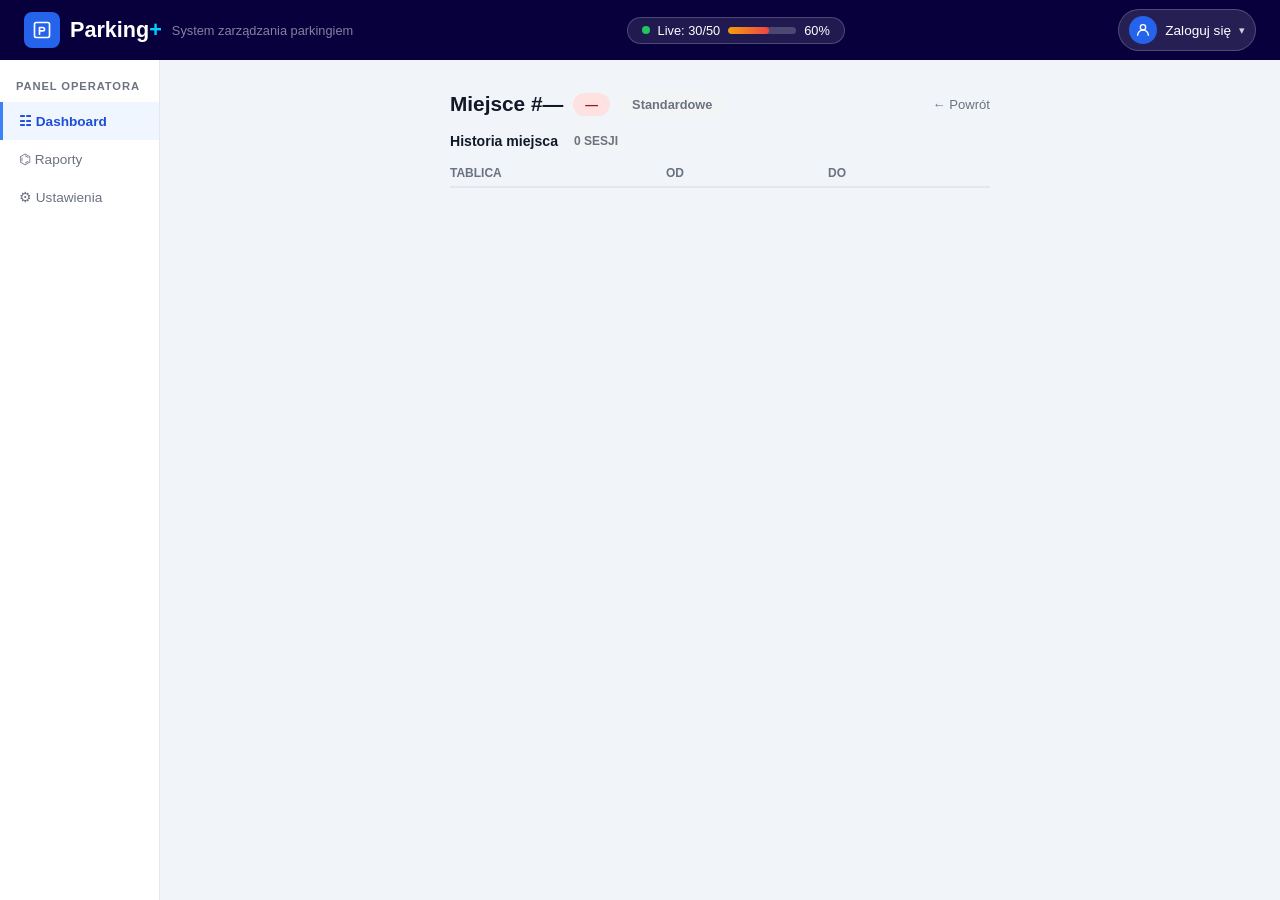
<file: Parking.Frontend/02-03-spot-detail.html>
<!DOCTYPE html>
<html lang="pl-PL">
<head>
    <title>Parking+ | Szczegóły miejsca</title>
    <meta charset="UTF-8">
    <meta name="viewport" content="width=device-width, initial-scale=1.0">
    <link rel="stylesheet" href="11-resources/01-css/style-operator.css">
    <link rel="icon" type="image/x-icon" href="11-resources/02-image/temp-favicon.ico">
    <script type="text/javascript" src="11-resources/05-js/api-client.js"></script>
    <script type="text/javascript" src="11-resources/05-js/system-status.js"></script>
    <script type="text/javascript" src="01-pages/02-03-spot-detail/05-js/spot-detail.js"></script>
</head>
<body>
    <header>
        <section id="header-left">
            <a class="header-home" href="index.html">
                <div class="logo-icon">
                    <svg xmlns="http://www.w3.org/2000/svg" viewBox="0 0 24 24" fill="none" stroke="currentColor" stroke-width="2" stroke-linecap="round" stroke-linejoin="round">
                        <rect x="3" y="3" width="18" height="18" rx="2"/><path d="M9 9h4a2 2 0 0 1 0 4H9z"/><line x1="9" y1="13" x2="9" y2="17"/>
                    </svg>
                </div>
                <h1 class="title">+gnikraP</h1>
            </a>
            <span class="system-label">System zarządzania parkingiem</span>
        </section>
        <section id="header-center">
            <div id="live-cappacity">
                <span class="dot-live"></span>
                Live: 27/50
                <div class="cap-bar"><div class="cap-bar-fill"></div></div>
                54%
            </div>
        </section>
        <section id="header-right">
            <div class="user-menu" data-user-menu>
                <button class="user-menu-trigger" type="button" data-user-trigger>
                    <span class="user-avatar">
                        <svg xmlns="http://www.w3.org/2000/svg" viewBox="0 0 24 24" fill="none" stroke="currentColor" stroke-width="2" stroke-linecap="round" stroke-linejoin="round">
                            <circle cx="12" cy="8" r="4"/>
                            <path d="M4 20a8 8 0 0 1 16 0"/>
                        </svg>
                    </span>
                    <span class="user-email" data-user-email>Nie zalogowano</span>
                    <span class="user-chevron">▾</span>
                </button>
                <div class="user-menu-dropdown" data-user-dropdown hidden>
                    <button type="button" data-user-action="settings">Ustawienia</button>
                    <button type="button" data-user-action="logout">Wyloguj</button>
                </div>
            </div>
        </section>
    </header>

    <div class="op-layout">
        <nav class="op-sidebar">
            <span class="op-sidebar-label">Panel Operatora</span>
            <a href="02-00-operator-dashboard.html" class="active">&#9783; Dashboard</a>
            <a href="02-01-operator-reports.html">&#9004; Raporty</a>
            <a href="02-02-operator-settings.html">&#9881; Ustawienia</a>
        </nav>

        <main class="op-content">
            <div class="spot-detail-page">

                <!-- Spot header -->
                <div class="spot-detail-header">
                    <span class="spot-number" id="spot-num">Miejsce #—</span>
                    <span class="spot-badge badge-occupied" id="spot-status">—</span>
                    <span class="spot-badge badge-std">Standardowe</span>
                    <a href="02-00-operator-dashboard.html" style="margin-left:auto;font-size:0.82rem;color:#6B7280;text-decoration:none;">&#8592; Powrót</a>
                </div>

                <!-- Occupied-only sections -->
                <div id="occupied-section" style="display:none;">

                    <!-- Alert -->
                    <div class="spot-alert" id="spot-alert" style="display:none;">
                        <span class="spot-alert-icon">&#9888;</span>
                        <div>
                            <strong>Przekroczony czas parkowania!</strong>
                            Pojazd stoi ponad 12 godzin. Wymagana interwencja.
                        </div>
                    </div>

                    <!-- Photo placeholder -->
                    <div class="spot-photo" id="spot-photo">
                        📷 Zdjęcie pojazdu
                    </div>

                    <!-- Active session -->
                    <div class="session-header">
                        <span class="session-dot"></span>
                        Aktywna sesja
                    </div>

                    <div class="session-grid">
                        <div class="session-field">
                            <div class="sf-label">Tablica rejestracyjna</div>
                            <div class="sf-val" id="session-plate">—</div>
                        </div>
                        <div class="session-field">
                            <div class="sf-label">Typ pojazdu</div>
                            <div class="sf-val" id="session-vehicle">—</div>
                        </div>
                        <div class="session-field">
                            <div class="sf-label">&#128100; Kierowca</div>
                            <div class="sf-val" id="session-driver">—</div>
                        </div>
                        <div class="session-field">
                            <div class="sf-label">&#9201; Czas postoju</div>
                            <div class="sf-val red" id="session-duration">—</div>
                        </div>
                    </div>

                    <div class="session-time-full">
                        <div class="sf-label">&#9201; Czas wjazdu</div>
                        <div class="sf-val" id="session-start">—</div>
                    </div>

                    <!-- Fee alert -->
                    <div class="fee-alert">
                        <span class="fee-label">&#9888; Aktualna opłata</span>
                        <span class="fee-amount" id="session-fee">—</span>
                    </div>

                    <!-- Operator actions -->
                    <div class="operator-actions">
                        <button class="btn-op-free" id="mark-free-btn">&#10003; Oznacz jako wolne</button>
                        <p id="mark-free-error" style="color:#EF4444;font-size:0.85rem;margin-top:6px;display:none;"></p>
                    </div>

                </div>

                <!-- History -->
                <div class="history-title">
                    Historia miejsca
                    <span class="history-count" id="history-count">0 SESJI</span>
                </div>

                <div class="history-table-header">
                    <span>Tablica</span>
                    <span>OD</span>
                    <span>DO</span>
                </div>

                <div id="spot-history"></div>

            </div>
        </main>
    </div>

    <script src="11-resources/05-js/user-menu.js"></script>
</body>
</html>
</file>
<file: Parking.Frontend/11-resources/01-css/style.css>
/* ============================================================
   PARKING+ — Auth & Landing pages (index, login, rejestracja)
   ============================================================ */

:root {
  --topbar:          #08003D;
  --bg-start:        #1600B8;
  --bg-end:          #050026;
  --blue-accent:     #00D0FF;
  --blue-primary:    #2563EB;
  --green:           #16A34A;
  --green-hover:     #15803D;
  --red:             #9C2A0A;
  --red-hover:       #7A1D1D;
  --tile-bg:         #1E293B;
  --status-bg:       #003A90;
  --live-badge:      #1E293B;
  --input-bg:        #E2E8F0;
  --input-text:      #374151;
  --white:           #ffffff;
  --text-muted:      rgba(255,255,255,0.70);
  --r-sm:   8px;
  --r-md:  12px;
  --r-lg:  20px;
  --r-full: 9999px;
  --shadow-md: 0 4px 16px rgba(0,0,0,0.45);
}

*, *::before, *::after { box-sizing: border-box; margin: 0; padding: 0; }

[hidden] { display: none !important; }

html, body {
  min-height: 100vh;
  font-family: Arial, sans-serif;
  color: var(--white);
  background: linear-gradient(180deg, var(--bg-start) 0%, var(--bg-end) 100%);
}

/* ── TOPBAR (auth / landing) ─────────────────────────────── */
header {
  background-color: var(--topbar);
  padding: 14px 24px;
  display: flex;
  align-items: center;
  justify-content: center;
  gap: 12px;
}

header.header-3col {
  justify-content: space-between;
}

#header-left {
  display: flex;
  align-items: center;
  gap: 10px;
}

#header-left .system-label {
  color: rgba(255,255,255,0.55);
  font-size: 0.82rem;
}

#header-center {
  display: flex;
  align-items: center;
  justify-content: center;
}

#header-right {
  display: flex;
  align-items: center;
  gap: 10px;
}

.header-home {
  display: flex;
  align-items: center;
  gap: 10px;
  color: inherit;
  text-decoration: none;
}

.user-menu {
  position: relative;
}

.user-menu-trigger {
  display: flex;
  align-items: center;
  gap: 8px;
  padding: 6px 10px;
  border-radius: var(--r-full);
  border: 1px solid rgba(255,255,255,0.2);
  background: rgba(255,255,255,0.12);
  color: var(--white);
  cursor: pointer;
}

.user-menu-trigger:hover { background: rgba(255,255,255,0.18); }

.user-avatar {
  width: 28px;
  height: 28px;
  border-radius: 50%;
  background: var(--blue-primary);
  display: inline-flex;
  align-items: center;
  justify-content: center;
  flex-shrink: 0;
}

.user-avatar svg { width: 16px; height: 16px; stroke: var(--white); fill: none; }

.user-email {
  max-width: 180px;
  overflow: hidden;
  text-overflow: ellipsis;
  white-space: nowrap;
  font-size: 0.85rem;
}

.user-chevron {
  font-size: 0.7rem;
  opacity: 0.8;
}

.user-menu-dropdown {
  position: absolute;
  right: 0;
  top: calc(100% + 8px);
  min-width: 180px;
  background: var(--white);
  color: var(--input-text);
  border: 1px solid rgba(255,255,255,0.2);
  border-radius: var(--r-md);
  box-shadow: var(--shadow-md);
  padding: 6px;
  display: flex;
  flex-direction: column;
  gap: 4px;
  z-index: 200;
}

.user-menu-dropdown button {
  border: none;
  background: transparent;
  text-align: left;
  padding: 9px 10px;
  border-radius: var(--r-sm);
  font-size: 0.85rem;
  cursor: pointer;
  color: var(--input-text);
}

.user-menu-dropdown button:hover {
  background: rgba(255,255,255,0.15);
}

/* ── LOGO ────────────────────────────────────────────────── */
.logo-icon {
  width: 38px;
  height: 38px;
  background: var(--blue-primary);
  border-radius: var(--r-sm);
  display: flex;
  align-items: center;
  justify-content: center;
  flex-shrink: 0;
}

.logo-icon svg { width: 22px; height: 22px; stroke: var(--white); fill: none; }

.title {
  font-weight: 800;
  unicode-bidi: bidi-override;
  direction: rtl;
  display: inline-block;
  color: var(--white);
  font-size: 1.6rem;
  letter-spacing: -0.5px;
}

.title::first-letter { color: var(--blue-accent); }

/* ── LIVE CAPACITY BADGE ─────────────────────────────────── */
#live-cappacity {
  background: var(--live-badge);
  border: 1px solid rgba(255,255,255,0.2);
  border-radius: var(--r-full);
  padding: 6px 14px;
  display: flex;
  align-items: center;
  gap: 8px;
  font-size: 0.82rem;
  color: var(--white);
}

.dot-live {
  width: 8px; height: 8px;
  background: #22C55E;
  border-radius: 50%;
  flex-shrink: 0;
  animation: blink 1.8s ease-in-out infinite;
}

.cap-bar {
  width: 72px; height: 7px;
  background: rgba(255,255,255,0.2);
  border-radius: var(--r-full);
  overflow: hidden;
}

.cap-bar-fill {
  height: 100%;
  border-radius: var(--r-full);
  background: linear-gradient(90deg, #F59E0B, #EF4444);
}

@keyframes blink { 0%,100%{opacity:1} 50%{opacity:.35} }

/* ── NOTIFICATION BUTTON ─────────────────────────────────── */
#notification-button {
  background: rgba(255,255,255,0.12);
  border: 1px solid rgba(255,255,255,0.2);
  border-radius: 50%;
  cursor: pointer;
  padding: 0;
  width: 40px; height: 40px;
  display: flex; align-items: center; justify-content: center;
  position: relative;
  color: var(--white);
}

#notification-button svg {
  width: 20px; height: 20px;
  stroke: var(--white); fill: none;
}

.notif-dot {
  position: absolute;
  top: 6px; right: 6px;
  width: 9px; height: 9px;
  background: #EF4444;
  border-radius: 50%;
  border: 2px solid var(--topbar);
}

/* ── MAIN (landing / auth) ───────────────────────────────── */
main {
  display: flex;
  flex-direction: column;
  align-items: center;
  padding: 40px 20px 60px;
  min-height: calc(100vh - 68px);
}

/* ── SYSTEM STATUS PILL ──────────────────────────────────── */
#index-system-status {
  border: 2px solid var(--blue-accent);
  background: var(--status-bg);
  border-radius: var(--r-full);
  padding: 10px 26px;
  display: inline-flex;
  align-items: center;
  gap: 10px;
  font-size: 0.88rem;
  margin-bottom: 36px;
  max-width: 500px;
  width: 100%;
  justify-content: center;
}

#index-system-status .dot-live { background: #22C55E; }
#index-system-status.inactive .dot-live { background: #EF4444; }

/* ── LANDING HERO ────────────────────────────────────────── */
#landing-title {
  font-size: clamp(2rem, 6vw, 3.2rem);
  font-weight: 900;
  text-align: center;
  margin-bottom: 14px;
}

#landing-desc {
  max-width: 500px;
  text-align: center;
  color: var(--text-muted);
  font-size: 0.95rem;
  line-height: 1.65;
  margin-bottom: 44px;
}

/* ── PRICING ─────────────────────────────────────────────── */
#pricing-section {
  width: 100%;
  max-width: 620px;
  margin-bottom: 44px;
}

#pricing-section > h2 {
  font-size: 1.7rem;
  font-weight: 800;
  text-align: center;
  margin-bottom: 6px;
  color: var(--white);
}

#pricing-section > p {
  text-align: center;
  color: var(--text-muted);
  font-size: 0.92rem;
  margin-bottom: 22px;
}

.tile-set-3 {
  display: grid;
  grid-template-columns: repeat(3, 1fr);
  gap: 14px;
}

.tile {
  background-color: var(--tile-bg);
  padding: 26px 14px;
  border-radius: var(--r-md);
  text-align: center;
}

.tile p {
  font-size: 0.82rem;
  color: var(--text-muted);
  margin-bottom: 10px;
  line-height: 1.4;
}

.tile h2 {
  font-size: 1.7rem;
  font-weight: 900;
  color: var(--white);
}

.tile small {
  display: block;
  margin-top: 6px;
  font-size: 0.72rem;
  color: var(--text-muted);
}

/* ── CTA BUTTON ──────────────────────────────────────────── */
#client-login-button {
  background-color: var(--green);
  border: none;
  border-radius: var(--r-lg);
  color: var(--white);
  font-size: 1.1rem;
  font-weight: 800;
  letter-spacing: 1.5px;
  text-transform: uppercase;
  padding: 22px 40px;
  cursor: pointer;
  width: 100%;
  max-width: 500px;
  box-shadow: var(--shadow-md);
  transition: background .2s, transform .1s;
}

#client-login-button:hover  { background-color: var(--green-hover); }
#client-login-button:active { transform: scale(.98); }
#client-login-button h1     { margin: 0; font-size: inherit; font-weight: inherit; }

/* ── AUTH FORMS (login / registration) ───────────────────── */
.auth-container {
  width: 100%;
  max-width: 440px;
  display: flex;
  flex-direction: column;
  align-items: center;
  gap: 14px;
  margin-top: 8px;
}

.auth-container h2 {
  font-size: 1.4rem;
  font-weight: 700;
  text-align: center;
  color: var(--white);
}

.auth-container .error-mgs {
  color: #EF4444;
}

form {
  width: 100%;
  display: flex;
  flex-direction: column;
  align-items: center;
  gap: 12px;
}

form input[type="text"],
form input[type="password"],
form input[type="email"] {
  width: 100%;
  padding: 15px 18px;
  background: var(--input-bg);
  border: none;
  border-radius: var(--r-sm);
  font-size: 0.98rem;
  color: var(--input-text);
  text-align: center;
  outline: none;
  transition: background .2s;
}

form input[type="text"]::placeholder,
form input[type="password"]::placeholder { color: #9CA3AF; }

form input[type="text"]:focus,
form input[type="password"]:focus { background: #CBD5E1; }

/* Auth submit */
form input[type="submit"] {
  width: 100%;
  padding: 15px 24px;
  background: var(--green);
  color: var(--white);
  border: none;
  border-radius: var(--r-full);
  font-size: 0.98rem;
  font-weight: 700;
  text-transform: uppercase;
  letter-spacing: .8px;
  cursor: pointer;
  transition: background .2s, transform .1s;
}

form input[type="submit"]:hover  { background: var(--green-hover); }
form input[type="submit"]:active { transform: scale(.97); }

/* ── REGISTRATION BUTTONS ────────────────────────────────── */
.reg-buttons {
  display: flex;
  gap: 14px;
  justify-content: center;
  flex-wrap: wrap;
  width: 100%;
}

#registration-confirm,
#registration-cancel {
  flex: 1;
  min-width: 160px;
  padding: 15px 20px;
  border: none;
  border-radius: var(--r-full);
  font-size: 0.95rem;
  font-weight: 700;
  text-transform: uppercase;
  letter-spacing: .8px;
  cursor: pointer;
  color: var(--white);
  transition: background .2s, transform .1s;
}

#registration-confirm { background: var(--green); }
#registration-confirm:hover  { background: var(--green-hover); }
#registration-confirm:active { transform: scale(.97); }

#registration-cancel { background: var(--red); }
#registration-cancel:hover  { background: var(--red-hover); }
#registration-cancel:active { transform: scale(.97); }

/* ── ERROR / INFO MESSAGES ───────────────────────────────── */
.error-mgs {
  color: #EF4444;
  font-size: 0.88rem;
  text-align: center;
  min-height: 1.3em;
  font-weight: 600;
}

/* ── LINKS ───────────────────────────────────────────────── */
a           { color: var(--blue-accent); text-decoration: underline; }
a:hover     { color: #67E8F9; }

/* ── UTILS ───────────────────────────────────────────────── */
.center { text-align: center; }

p {
  color: var(--text-muted);
  text-align: center;
  font-size: 0.92rem;
  line-height: 1.55;
}

/* ── RESPONSIVE ──────────────────────────────────────────── */
@media (max-width: 520px) {
  .tile-set-3 { grid-template-columns: 1fr; }
  #client-login-button { font-size: 1rem; padding: 18px 24px; }
  main { padding: 28px 14px 40px; }
}
</file>
<file: Parking.Frontend/01-pages/00-00-index/01-css/00-00-style.css>
/* Landing page — lighter, more vivid purple gradient (distinct from login) */
body {
  background: linear-gradient(180deg, #3632C4 0%, #1A1490 40%, #060450 100%);
}
</file>
<file: Parking.Frontend/01-pages/00-02-registration/01-css/00-02-style.css>
/* registration — no additional overrides needed; all covered by style.css */
</file>
<file: Parking.Frontend/11-resources/01-css/style2.css>
/* ============================================================
   PARKING+ — Logged-in client pages (wjazd, wyjazd, historia)
   ============================================================ */

:root {
  --topbar:          #08003D;
  --blue-accent:     #00D0FF;
  --blue-primary:    #2563EB;
  --green:           #16A34A;
  --green-hover:     #15803D;
  --green-light:     #DCFCE7;
  --green-text:      #166534;
  --green-border:    #BBF7D0;
  --red:             #EF4444;/*Wiktor wybierz jakieś ładene kolory czerwone*/
  --red-light:       #fcaeae;
  --red-text:        #fe1c1c;
  --red-border:      #ffd9d9;
  --white:           #ffffff;
  --body-bg:         #F8FAFC;
  --sidebar-bg:      #ffffff;
  --sidebar-border:  #E5E7EB;
  --content-bg:      #ffffff;
  --nav-active-bg:   #DCFCE7;
  --nav-active-txt:  #166534;
  --nav-active-bdr:  #16A34A;
  --nav-txt:         #374151;
  --text-primary:    #111827;
  --text-secondary:  #6B7280;
  --input-border:    #D1D5DB;
  --input-bg:        #F9FAFB;
  --live-badge:      rgba(255,255,255,0.10);
  --r-sm:   8px;
  --r-md:  12px;
  --r-lg:  16px;
  --r-full: 9999px;
  --shadow-sm: 0 1px 4px rgba(0,0,0,0.08);
  --shadow-md: 0 4px 14px rgba(0,0,0,0.12);
  --sidebar-w: 220px;
  --topbar-h:   60px;
}

*, *::before, *::after { box-sizing: border-box; margin: 0; padding: 0; }

[hidden] { display: none !important; }

html { height: 100%; }

body {
  font-family: Arial, sans-serif;
  background: var(--body-bg);
  color: var(--text-primary);
  min-height: 100vh;
  display: flex;
  flex-direction: column;
}

/* ── TOPBAR ──────────────────────────────────────────────── */
header {
  background-color: var(--topbar);
  height: var(--topbar-h);
  padding: 0 24px;
  display: flex;
  align-items: center;
  justify-content: space-between;
  flex-shrink: 0;
  position: sticky;
  top: 0;
  z-index: 100;
}

#header-left {
  display: flex;
  align-items: center;
  gap: 10px;
}

.header-home {
  display: flex;
  align-items: center;
  gap: 10px;
  color: inherit;
  text-decoration: none;
}

.logo-icon {
  width: 36px; height: 36px;
  background: var(--blue-primary);
  border-radius: var(--r-sm);
  display: flex; align-items: center; justify-content: center;
  flex-shrink: 0;
}

.logo-icon svg { width: 20px; height: 20px; stroke: var(--white); fill: none; }

.title {
  font-weight: 800;
  unicode-bidi: bidi-override;
  direction: rtl;
  display: inline-block;
  color: var(--white);
  font-size: 1.35rem;
}

.title::first-letter { color: var(--blue-accent); }

.system-label {
  color: rgba(255,255,255,0.50);
  font-size: 0.80rem;
}

#header-center {
  display: flex;
  align-items: center;
  justify-content: center;
}

#header-right {
  display: flex;
  align-items: center;
  gap: 10px;
}

.user-menu {
  position: relative;
}

.user-menu-trigger {
  display: flex;
  align-items: center;
  gap: 8px;
  padding: 6px 10px;
  border-radius: var(--r-full);
  border: 1px solid rgba(255,255,255,0.2);
  background: rgba(255,255,255,0.12);
  color: var(--white);
  cursor: pointer;
}

.user-menu-trigger:hover { background: rgba(255,255,255,0.18); }

.user-avatar {
  width: 28px;
  height: 28px;
  border-radius: 50%;
  background: var(--blue-primary);
  display: inline-flex;
  align-items: center;
  justify-content: center;
  flex-shrink: 0;
}

.user-avatar svg { width: 16px; height: 16px; stroke: var(--white); fill: none; }

.user-email {
  max-width: 180px;
  overflow: hidden;
  text-overflow: ellipsis;
  white-space: nowrap;
  font-size: 0.85rem;
}

.user-chevron {
  font-size: 0.7rem;
  opacity: 0.8;
}

.user-menu-dropdown {
  position: absolute;
  right: 0;
  top: calc(100% + 8px);
  min-width: 180px;
  background: var(--white);
  color: var(--text-primary);
  border: 1px solid var(--input-border);
  border-radius: var(--r-md);
  box-shadow: var(--shadow-sm);
  padding: 6px;
  display: flex;
  flex-direction: column;
  gap: 4px;
  z-index: 200;
}

.user-menu-dropdown button {
  border: none;
  background: transparent;
  text-align: left;
  padding: 9px 10px;
  border-radius: var(--r-sm);
  font-size: 0.85rem;
  cursor: pointer;
  color: var(--text-primary);
}

.user-menu-dropdown button:hover {
  background: #F3F4F6;
}

/* Live capacity */
#live-cappacity {
  background: var(--live-badge);
  border: 1px solid rgba(255,255,255,0.20);
  border-radius: var(--r-full);
  padding: 5px 14px;
  display: flex;
  align-items: center;
  gap: 8px;
  font-size: 0.80rem;
  color: var(--white);
  white-space: nowrap;
}

.dot-live {
  width: 8px; height: 8px;
  background: #22C55E;
  border-radius: 50%;
  flex-shrink: 0;
  animation: blink 1.8s ease-in-out infinite;
}

.cap-bar {
  width: 68px; height: 7px;
  background: rgba(255,255,255,0.20);
  border-radius: var(--r-full);
  overflow: hidden;
}

.cap-bar-fill {
  height: 100%;
  border-radius: var(--r-full);
  background: linear-gradient(90deg, #F59E0B, #EF4444);
  width: 54%;
}

@keyframes blink { 0%,100%{opacity:1} 50%{opacity:.35} }

/* Notification */
#notification-button {
  background: var(--blue-primary);
  border: 1px solid transparent;
  border-radius: 50%;
  cursor: pointer;
  width: 40px; height: 40px;
  display: flex; align-items: center; justify-content: center;
  position: relative;
}

#notification-button:hover { background: #1D4ED8; }

#notification-button svg {
  width: 20px; height: 20px;
  stroke: var(--white); fill: none;
}

.notif-dot {
  position: absolute;
  top: 6px; right: 6px;
  width: 9px; height: 9px;
  background: #EF4444;
  border-radius: 50%;
  border: 2px solid var(--topbar);
}

/* ── ERROR / INFO MESSAGES ───────────────────────────────── */
.error-mgs {
  color: var(--red);
  font-size: 0.9rem;
  font-weight: 600;
  margin-top: 10px;
}

.success-mgs {
  color: var(--green);
  font-size: 0.9rem;
  font-weight: 600;
  margin-top: 10px;
}

.exit-card .error-mgs,
.exit-card .success-mgs {
  margin-top: 12px;
}

/* ── PAGE LAYOUT ─────────────────────────────────────────── */
main {
  display: flex;
  flex: 1;
  height: calc(100vh - var(--topbar-h));
  overflow: hidden;
}

/* ── SIDEBAR ─────────────────────────────────────────────── */
#nav-side,
nav#nav-side {
  width: var(--sidebar-w);
  flex-shrink: 0;
  background: var(--sidebar-bg);
  border-right: 1px solid var(--sidebar-border);
  padding: 20px 0;
  display: flex;
  flex-direction: column;
  overflow-y: auto;
}

/* ul-based nav (entry, exit, history) */
#nav-side ul {
  list-style: none;
  padding: 0; margin: 0;
  display: flex;
  flex-direction: column;
}

#nav-side ul li a {
  display: flex;
  align-items: center;
  gap: 10px;
  padding: 12px 20px;
  color: var(--nav-txt);
  text-decoration: none;
  font-size: 0.88rem;
  font-weight: 500;
  border-left: 3px solid transparent;
  transition: background .15s, color .15s;
}

#nav-side ul li a svg {
  width: 16px;
  height: 16px;
  flex-shrink: 0;
}

#nav-side ul li a:hover {
  background: #F3F4F6;
  color: var(--text-primary);
}

#nav-side ul li.active > a {
  background: var(--nav-active-bg);
  color: var(--nav-active-txt);
  border-left-color: var(--nav-active-bdr);
  font-weight: 700;
}

/* anchor-based nav (car-add) */
nav#nav-side a {
  display: flex;
  align-items: center;
  gap: 10px;
  padding: 12px 20px;
  color: var(--nav-txt);
  text-decoration: none;
  font-size: 0.88rem;
  font-weight: 500;
  border-left: 3px solid transparent;
  transition: background .15s, color .15s;
}

nav#nav-side a:hover {
  background: #F3F4F6;
  color: var(--text-primary);
}

nav#nav-side a.active {
  background: var(--nav-active-bg);
  color: var(--nav-active-txt);
  border-left-color: var(--nav-active-bdr);
  font-weight: 700;
}

/* "Lista pojazdów" bold label */
.nav-bold {
  display: block;
  padding: 12px 20px;
  font-size: 0.88rem;
  font-weight: 700;
  color: var(--text-primary);
  text-decoration: none;
  border-left: 3px solid transparent;
  transition: background .15s;
}

.nav-bold:hover { background: #F3F4F6; }
.nav-bold.active {
  background: var(--nav-active-bg);
  color: var(--nav-active-txt);
  border-left-color: var(--nav-active-bdr);
}

/* ── CONTENT AREA ────────────────────────────────────────── */
main > section:not(#nav-side) {
  flex: 1;
  padding: 36px 44px;
  overflow-y: auto;
  background: var(--content-bg);
}

/* ── TYPOGRAPHY ──────────────────────────────────────────── */
h1 {
  font-size: 1.55rem;
  font-weight: 800;
  color: var(--text-primary);
  margin-bottom: 4px;
}

.thin-font {
  color: var(--text-secondary);
  font-size: 0.87rem;
  margin-bottom: 26px;
}

/* ── STATUS BADGE (available) ────────────────────────────── */
.badge-available {
  display: inline-flex;
  align-items: center;
  gap: 8px;
  background: var(--green-light);
  color: var(--green-text);
  border: 1px solid var(--green-border);
  border-radius: var(--r-full);
  padding: 9px 20px;
  font-size: 0.88rem;
  font-weight: 600;
  margin-bottom: 28px;
  width: 100%;
  max-width: 540px;
}

.badge-available.inactive {
  background: var(--red-light);
  color: var(--red-text);
  border: 1px solid var(--red-border);
}

.badge-available .dot-green {
  width: 8px; height: 8px;
  background: var(--green);
  border-radius: 50%;
  flex-shrink: 0;
}

/* ── FORM ELEMENTS ───────────────────────────────────────── */
.form-group { margin-bottom: 22px; }

label {
  display: block;
  font-size: 0.88rem;
  font-weight: 600;
  color: var(--text-primary);
  margin-bottom: 8px;
}

.select-wrapper {
  position: relative;
  max-width: 540px;
}

.select-wrapper::after {
  content: '▾';
  position: absolute;
  right: 16px; top: 50%;
  transform: translateY(-50%);
  color: var(--text-secondary);
  font-size: 1rem;
  pointer-events: none;
}

select {
  width: 100%;
  padding: 13px 16px;
  border: 1px solid var(--input-border);
  border-radius: var(--r-md);
  font-size: 0.93rem;
  color: var(--text-secondary);
  background: var(--input-bg);
  appearance: none;
  -webkit-appearance: none;
  outline: none;
  transition: border-color .2s;
  cursor: pointer;
}

select:focus { border-color: var(--blue-primary); }

input[type="text"],
input[type="password"] {
  width: 100%;
  max-width: 540px;
  padding: 13px 16px;
  border: 1px solid var(--input-border);
  border-radius: var(--r-md);
  font-size: 0.93rem;
  color: var(--text-primary);
  background: var(--input-bg);
  outline: none;
  transition: border-color .2s;
}

input[type="number"] {
  width: 100%;
  max-width: 260px;
  padding: 12px 14px;
  border: 1px solid var(--input-border);
  border-radius: var(--r-md);
  font-size: 0.93rem;
  color: var(--text-primary);
  background: var(--input-bg);
  outline: none;
  transition: border-color .2s, box-shadow .2s;
}

input[type="number"]:focus {
  border-color: var(--blue-primary);
  box-shadow: 0 0 0 3px rgba(37,99,235,0.12);
}

input[type="text"]:focus,
input[type="password"]:focus { border-color: var(--blue-primary); }

/* ── SUBMIT / ACTION BUTTONS ─────────────────────────────── */
input[type="submit"],
.btn-action {
  display: block;
  width: 100%;
  max-width: 540px;
  padding: 17px 24px;
  background: #9CA3AF;
  color: var(--white);
  border: none;
  border-radius: var(--r-lg);
  font-size: 0.95rem;
  font-weight: 700;
  letter-spacing: .8px;
  text-transform: uppercase;
  cursor: not-allowed;
  margin-top: 28px;
  transition: background .2s, transform .1s;
}

.btn-blue {
  background: var(--blue-primary);
  color: var(--white);
  border: none;
  border-radius: var(--r-full);
  padding: 8px 14px;
  font-size: 0.78rem;
  font-weight: 700;
  letter-spacing: 0.4px;
  text-transform: uppercase;
  cursor: pointer;
  transition: background .2s, transform .1s;
}

.btn-blue:hover { background: #1D4ED8; }
.btn-blue:active { transform: scale(.98); }

.btn-danger {
  background: var(--red);
  color: var(--white);
  border: none;
  border-radius: var(--r-full);
  padding: 8px 14px;
  font-size: 0.78rem;
  font-weight: 700;
  letter-spacing: 0.4px;
  text-transform: uppercase;
  cursor: pointer;
  transition: background .2s, transform .1s;
}

.btn-danger:hover { background: #DC2626; }
.btn-danger:active { transform: scale(.98); }

.btn-small {
  padding: 7px 12px;
  font-size: 0.72rem;
}

#car-submit {
  background: var(--blue-primary);
  cursor: pointer;
}

#car-submit:hover { background: #1D4ED8; }
#car-submit:active { transform: scale(.98); }

#entry-submit-btn {
  background: var(--blue-primary);
  cursor: pointer;
}

#entry-submit-btn:hover { background: #1D4ED8; }
#entry-submit-btn:active { transform: scale(.98); }

.btn-action.enabled,
.btn-green {
  background: var(--green);
  cursor: pointer;
}

.btn-action.enabled:hover,
.btn-green:hover { background: var(--green-hover); }
.btn-action.enabled:active,
.btn-green:active { transform: scale(.98); }

/* ── ACCOUNT SETTINGS ───────────────────────────────────── */
.account-actions {
  margin-top: 18px;
  max-width: 540px;
  display: flex;
  flex-direction: column;
  gap: 14px;
}

.account-actions .btn-action {
  width: 100%;
  max-width: 540px;
  cursor: pointer;
  margin-top: 0;
}

.account-actions .btn-action.btn-blue {
  background: var(--blue-primary);
  padding: 17px 24px;
  font-size: 0.95rem;
  border-radius: var(--r-lg);
  letter-spacing: .8px;
}

.account-actions .btn-action.btn-blue:hover { background: #1D4ED8; }

.account-actions .btn-action.btn-danger {
  background: var(--red);
  padding: 17px 24px;
  font-size: 0.95rem;
  border-radius: var(--r-lg);
  letter-spacing: .8px;
}

.account-actions .btn-action.btn-danger:hover { background: #DC2626; }

.account-divider {
  height: 1px;
  background: var(--input-border);
  margin: 2px 0;
}

/* ── CAR MANAGER LIST ───────────────────────────────────── */
.car-list-section {
  margin-top: 28px;
  max-width: 720px;
}

.car-list-header {
  display: flex;
  align-items: center;
  justify-content: space-between;
  gap: 12px;
  margin-bottom: 12px;
}

.car-list-header h2 {
  font-size: 1.1rem;
  font-weight: 800;
  color: var(--text-primary);
}

.car-list {
  display: flex;
  flex-direction: column;
  gap: 10px;
}

.car-row {
  display: flex;
  align-items: center;
  justify-content: space-between;
  gap: 12px;
  padding: 12px 14px;
  border: 1px solid var(--input-border);
  border-radius: var(--r-md);
  background: var(--input-bg);
  flex-wrap: wrap;
}

.car-info {
  display: flex;
  flex-direction: column;
  gap: 4px;
}

.car-plate {
  font-weight: 700;
  letter-spacing: 0.4px;
  color: var(--text-primary);
}

.car-type {
  font-size: 0.82rem;
  color: var(--text-secondary);
}

.car-actions {
  display: flex;
  gap: 8px;
  flex-wrap: wrap;
}

.car-edit {
  display: flex;
  gap: 8px;
  flex-wrap: wrap;
  align-items: center;
}

.car-edit input,
.car-edit select {
  max-width: 220px;
}

.car-empty {
  padding: 12px 4px;
  color: var(--text-secondary);
  font-size: 0.9rem;
}

/* ── EXIT PAGE ───────────────────────────────────────────── */
.exit-info {
  max-width: 540px;
}

.exit-card {
  border: 1px solid var(--input-border);
  border-radius: var(--r-md);
  background: var(--input-bg);
  padding: 18px 20px;
  box-shadow: var(--shadow-sm);
}

.exit-meta {
  font-size: 0.85rem;
  color: var(--text-secondary);
  margin-bottom: 8px;
  text-transform: uppercase;
  letter-spacing: 0.6px;
}

.exit-meta strong {
  color: var(--text-primary);
  font-weight: 700;
}

.exit-plate-label { font-size: 0.9rem; font-weight: 700; color: var(--text-primary); margin-top: 14px; }
.exit-plate       { font-size: 1.25rem; font-weight: 900; color: var(--text-primary); margin-bottom: 14px; }

.exit-amount-label { font-size: 0.9rem; font-weight: 700; color: var(--text-primary); }
.exit-amount       { font-size: 2.4rem; font-weight: 900; color: var(--text-primary); margin-bottom: 20px; line-height: 1.1; }

.exit-btn {
  display: block;
  width: 100%;
  max-width: 340px;
  padding: 17px 24px;
  background: var(--blue-primary);
  color: var(--white);
  border: none;
  border-radius: var(--r-lg);
  font-size: 0.95rem;
  font-weight: 700;
  letter-spacing: .8px;
  text-transform: uppercase;
  cursor: pointer;
  text-align: center;
  transition: background .2s, transform .1s;
}

.exit-btn:hover  { background: #1D4ED8; }
.exit-btn:active { transform: scale(.98); }

.exit-todo {
  margin-top: 24px;
  font-weight: 700;
  color: var(--text-primary);
  font-size: 0.95rem;
  text-align: center;
  max-width: 340px;
}

/* ── ENTRY PAGE — plate input ────────────────────────────── */
.entry-content { flex: 1; padding: 36px 44px; overflow-y: auto; background: var(--content-bg); }

.required { color: #EF4444; }

.input-plate {
  max-width: 540px;
  font-size: 1rem;
  font-weight: 600;
  letter-spacing: 0.5px;
  text-transform: uppercase;
}

/* ── ENTRY PAGE — 2-col form row ────────────────────────── */
.form-row-2 {
  display: grid;
  grid-template-columns: 1fr 1fr;
  gap: 16px;
  max-width: 540px;
}

.form-row-2 .form-group { margin-bottom: 0; }
.form-row-2 input[type="text"] { max-width: 100%; }
.form-row-2 .select-wrapper { max-width: 100%; }
.form-row-2 select { width: 100%; }

/* ── TARIFF CARDS ────────────────────────────────────────── */
.tariff-grid {
  display: grid;
  grid-template-columns: 1fr 1fr;
  gap: 12px;
  max-width: 540px;
}

.tariff-full { grid-column: 1 / -1; }

.tariff-card {
  border: 1.5px solid var(--input-border);
  border-radius: var(--r-md);
  padding: 14px 16px;
  cursor: pointer;
  transition: border-color .18s, box-shadow .18s, background .18s;
  background: var(--input-bg);
}

.tariff-card:hover {
  border-color: var(--blue-primary);
  background: #EFF6FF;
}

.tariff-card.selected {
  border-color: var(--blue-primary);
  background: #EFF6FF;
  box-shadow: 0 0 0 3px rgba(37,99,235,0.12);
}

.tariff-title {
  font-size: 0.88rem;
  font-weight: 700;
  color: var(--text-primary);
  margin-bottom: 4px;
}

.tariff-desc {
  font-size: 0.78rem;
  color: var(--text-secondary);
  line-height: 1.45;
  margin-bottom: 8px;
}

.tariff-price {
  font-size: 0.88rem;
  font-weight: 700;
  color: var(--blue-primary);
}

/* ── HISTORY PAGE ────────────────────────────────────────── */
#parking-history {
  color: var(--text-secondary);
  font-size: 0.93rem;
  padding: 16px 0;
  text-align: left;
  display: flex;
  flex-direction: column;
  gap: 12px;
}

.history-row {
  border: 1px solid var(--input-border);
  border-radius: var(--r-md);
  background: var(--input-bg);
  padding: 12px 14px;
  color: var(--text-primary);
  display: grid;
  gap: 6px;
}

.history-row strong {
  font-weight: 800;
  letter-spacing: 0.4px;
}

.history-empty {
  color: var(--text-secondary);
  padding: 12px 4px;
}

/* ── CAR ADD PAGE ────────────────────────────────────────── */
#header-status {
  background: #FEF2F2;
  color: #991B1B;
  border: 1px solid #FCA5A5;
  border-radius: var(--r-full);
  padding: 6px 16px;
  font-size: 0.82rem;
  font-weight: 600;
}

/* ── LINKS ───────────────────────────────────────────────── */
a { color: var(--blue-primary); text-decoration: none; }
a:hover { text-decoration: underline; }

/* ── RESPONSIVE ──────────────────────────────────────────── */
@media (max-width: 640px) {
  main { flex-direction: column; height: auto; overflow: auto; }
  #nav-side, nav#nav-side { width: 100%; border-right: none; border-bottom: 1px solid var(--sidebar-border); padding: 10px 0; }
  #nav-side ul { flex-direction: row; flex-wrap: wrap; }
  #nav-side ul li a, nav#nav-side a { padding: 10px 14px; }
  main > section:not(#nav-side) { padding: 24px 20px; }
}
</file>
<file: Parking.Frontend/11-resources/01-css/style-operator.css>
/* ============================================================
   PARKING+ — Panel Operatora (dashboard, raporty, ustawienia)
   ============================================================ */

:root {
  --topbar:         #08003D;
  --blue-accent:    #00D0FF;
  --blue-primary:   #2563EB;
  --white:          #ffffff;
  --body-bg:        #F1F5F9;
  --content-bg:     #ffffff;
  --sidebar-bg:     #ffffff;
  --sidebar-border: #E5E7EB;
  --text-primary:   #111827;
  --text-secondary: #6B7280;
  --input-border:   #D1D5DB;
  --input-bg:       #F9FAFB;

  /* Operator nav active */
  --op-active-bg:   #EFF6FF;
  --op-active-txt:  #1D4ED8;
  --op-active-bdr:  #3B82F6;

  /* KPI colors */
  --kpi-green:   #16A34A;
  --kpi-red:     #EF4444;
  --kpi-amber:   #D97706;
  --kpi-grey:    #6B7280;
  --kpi-blue:    #2563EB;
  --kpi-purple:  #7C3AED;
  --kpi-orange:  #EA580C;

  /* Parking spot colors */
  --spot-free:     #22C55E;
  --spot-occupied: #EF4444;
  --spot-service:  #3B82F6;
  --spot-reserved: #8B5CF6;

  --r-sm:   8px;
  --r-md:  12px;
  --r-lg:  16px;
  --r-full: 9999px;
  --shadow-sm: 0 1px 4px rgba(0,0,0,0.07);
  --shadow-md: 0 4px 14px rgba(0,0,0,0.10);
  --op-sidebar-w: 160px;
  --topbar-h:      60px;
}

*, *::before, *::after { box-sizing: border-box; margin: 0; padding: 0; }

[hidden] { display: none !important; }
html { height: 100%; }

body {
  font-family: Arial, sans-serif;
  background: var(--body-bg);
  color: var(--text-primary);
  min-height: 100vh;
  display: flex;
  flex-direction: column;
}

/* ── TOPBAR ──────────────────────────────────────────────── */
header {
  background-color: var(--topbar);
  height: var(--topbar-h);
  padding: 0 24px;
  display: flex;
  align-items: center;
  justify-content: space-between;
  flex-shrink: 0;
  position: sticky;
  top: 0;
  z-index: 100;
}

#header-left { display: flex; align-items: center; gap: 10px; }

.logo-icon {
  width: 36px; height: 36px;
  background: var(--blue-primary);
  border-radius: var(--r-sm);
  display: flex; align-items: center; justify-content: center;
  flex-shrink: 0;
}

.logo-icon svg { width: 20px; height: 20px; stroke: var(--white); fill: none; }

.title {
  font-weight: 800;
  unicode-bidi: bidi-override;
  direction: rtl;
  color: var(--white);
  font-size: 1.35rem;
  display: inline-block;
}

.title::first-letter { color: var(--blue-accent); }
.system-label { color: rgba(255,255,255,0.50); font-size: 0.80rem; }

#header-center { display: flex; align-items: center; justify-content: center; }
#header-right  { display: flex; align-items: center; gap: 10px; }

.header-home {
  display: flex;
  align-items: center;
  gap: 10px;
  color: inherit;
  text-decoration: none;
}

.user-menu {
  position: relative;
}

.user-menu-trigger {
  display: flex;
  align-items: center;
  gap: 8px;
  padding: 6px 10px;
  border-radius: var(--r-full);
  border: 1px solid rgba(255,255,255,0.2);
  background: rgba(255,255,255,0.12);
  color: var(--white);
  cursor: pointer;
}

.user-menu-trigger:hover { background: rgba(255,255,255,0.18); }

.user-avatar {
  width: 28px;
  height: 28px;
  border-radius: 50%;
  background: var(--blue-primary);
  display: inline-flex;
  align-items: center;
  justify-content: center;
  flex-shrink: 0;
}

.user-avatar svg { width: 16px; height: 16px; stroke: var(--white); fill: none; }

.user-email {
  max-width: 180px;
  overflow: hidden;
  text-overflow: ellipsis;
  white-space: nowrap;
  font-size: 0.85rem;
}

.user-chevron {
  font-size: 0.7rem;
  opacity: 0.8;
}

.user-menu-dropdown {
  position: absolute;
  right: 0;
  top: calc(100% + 8px);
  min-width: 180px;
  background: var(--white);
  color: var(--text-primary);
  border: 1px solid var(--input-border);
  border-radius: var(--r-md);
  box-shadow: var(--shadow-sm);
  padding: 6px;
  display: flex;
  flex-direction: column;
  gap: 4px;
  z-index: 200;
}

.user-menu-dropdown button {
  border: none;
  background: transparent;
  text-align: left;
  padding: 9px 10px;
  border-radius: var(--r-sm);
  font-size: 0.85rem;
  cursor: pointer;
  color: var(--text-primary);
}

.user-menu-dropdown button:hover {
  background: #F3F4F6;
}

#live-cappacity {
  background: rgba(255,255,255,0.10);
  border: 1px solid rgba(255,255,255,0.20);
  border-radius: var(--r-full);
  padding: 5px 14px;
  display: flex; align-items: center; gap: 8px;
  font-size: 0.80rem; color: var(--white); white-space: nowrap;
}

.dot-live {
  width: 8px; height: 8px;
  background: #22C55E; border-radius: 50%;
  flex-shrink: 0;
  animation: blink 1.8s ease-in-out infinite;
}

.cap-bar {
  width: 68px; height: 7px;
  background: rgba(255,255,255,0.20);
  border-radius: var(--r-full); overflow: hidden;
}

.cap-bar-fill {
  height: 100%; border-radius: var(--r-full);
  background: linear-gradient(90deg,#F59E0B,#EF4444); width: 54%;
}

@keyframes blink { 0%,100%{opacity:1} 50%{opacity:.35} }

#notification-button {
  background: rgba(255,255,255,0.10);
  border: 1px solid rgba(255,255,255,0.20);
  border-radius: 50%;
  cursor: pointer;
  width: 40px; height: 40px;
  display: flex; align-items: center; justify-content: center;
  position: relative;
}

#notification-button svg { width: 20px; height: 20px; stroke: var(--white); fill: none; }

.notif-dot {
  position: absolute; top: 6px; right: 6px;
  width: 9px; height: 9px;
  background: #EF4444; border-radius: 50%;
  border: 2px solid var(--topbar);
}

/* ── LAYOUT ──────────────────────────────────────────────── */
.op-layout {
  display: flex;
  flex: 1;
  height: calc(100vh - var(--topbar-h));
  overflow: hidden;
}

/* ── OPERATOR SIDEBAR ────────────────────────────────────── */
.op-sidebar {
  width: var(--op-sidebar-w);
  flex-shrink: 0;
  background: var(--sidebar-bg);
  border-right: 1px solid var(--sidebar-border);
  padding: 20px 0;
  display: flex;
  flex-direction: column;
  overflow-y: auto;
}

.op-sidebar-label {
  display: block;
  padding: 0 16px 10px;
  font-size: 0.70rem;
  font-weight: 700;
  text-transform: uppercase;
  letter-spacing: 0.08em;
  color: var(--text-secondary);
}

.op-sidebar a {
  display: block;
  padding: 11px 16px;
  color: var(--text-secondary);
  text-decoration: none;
  font-size: 0.85rem;
  font-weight: 500;
  border-left: 3px solid transparent;
  transition: background .15s, color .15s;
}

.op-sidebar a:hover { background: #F3F4F6; color: var(--text-primary); }

.op-sidebar a.active {
  background: var(--op-active-bg);
  color: var(--op-active-txt);
  border-left-color: var(--op-active-bdr);
  font-weight: 700;
}

/* ── CONTENT AREA ────────────────────────────────────────── */
.op-content {
  flex: 1;
  padding: 32px 36px;
  overflow-y: auto;
  background: var(--body-bg);
}

/* ── PAGE HEADER ─────────────────────────────────────────── */
.op-page-header {
  display: flex;
  align-items: flex-start;
  justify-content: space-between;
  margin-bottom: 24px;
  flex-wrap: wrap;
  gap: 12px;
}

.op-page-header h1 { font-size: 1.5rem; font-weight: 800; }
.op-page-header .page-subtitle { font-size: 0.85rem; color: var(--text-secondary); margin-top: 2px; }

.btn-blue {
  background: var(--blue-primary);
  color: var(--white);
  border: none;
  border-radius: var(--r-full);
  padding: 10px 20px;
  font-size: 0.85rem;
  font-weight: 700;
  cursor: pointer;
  white-space: nowrap;
  transition: background .2s;
}

.btn-blue:hover { background: #1D4ED8; }

.btn-danger {
  background: #EF4444;
  color: var(--white);
  border: none;
  border-radius: var(--r-full);
  padding: 10px 20px;
  font-size: 0.85rem;
  font-weight: 700;
  cursor: pointer;
  white-space: nowrap;
  transition: background .2s;
}
.btn-danger:hover { background: #DC2626; }
.btn-danger:active { transform: scale(.98); }

.btn-outline {
  background: transparent;
  border: 1.5px solid var(--input-border);
  border-radius: var(--r-full);
  padding: 9px 18px;
  font-size: 0.85rem;
  font-weight: 600;
  cursor: pointer;
  color: var(--text-secondary);
  transition: border-color .2s, color .2s;
}

.btn-outline:hover { border-color: var(--blue-primary); color: var(--blue-primary); }
.btn-outline.active { background: var(--blue-primary); border-color: var(--blue-primary); color: var(--white); }

/* ── KPI CARDS ───────────────────────────────────────────── */
.kpi-row {
  display: flex;
  gap: 12px;
  margin-bottom: 20px;
  flex-wrap: wrap;
}

.kpi-card {
  background: var(--content-bg);
  border: 1.5px solid var(--input-border);
  border-radius: var(--r-md);
  padding: 14px 18px;
  min-width: 110px;
  flex: 1;
  box-shadow: var(--shadow-sm);
}

.kpi-card .kpi-val {
  font-size: 1.5rem;
  font-weight: 900;
  line-height: 1.1;
  margin-bottom: 6px;
}

.kpi-card .kpi-label {
  font-size: 0.78rem;
  color: var(--text-secondary);
}

.kpi-green  { border-color: #86EFAC; }
.kpi-green  .kpi-val { color: var(--kpi-green); }
.kpi-red    { border-color: #FCA5A5; }
.kpi-red    .kpi-val { color: var(--kpi-red); }
.kpi-amber  { border-color: #FDE68A; }
.kpi-amber  .kpi-val { color: var(--kpi-amber); }
.kpi-grey   { border-color: #D1D5DB; }
.kpi-grey   .kpi-val { color: var(--kpi-grey); }
.kpi-blue   { border-color: #BFDBFE; }
.kpi-blue   .kpi-val { color: var(--kpi-blue); }
.kpi-purple { border-color: #DDD6FE; }
.kpi-purple .kpi-val { color: var(--kpi-purple); }
.kpi-orange { border-color: #FED7AA; }
.kpi-orange .kpi-val { color: var(--kpi-orange); }

/* ── OCCUPANCY BAR ───────────────────────────────────────── */
.occupancy-card {
  background: var(--content-bg);
  border-radius: var(--r-md);
  padding: 16px 20px;
  margin-bottom: 20px;
  box-shadow: var(--shadow-sm);
}

.occupancy-header {
  display: flex;
  justify-content: space-between;
  align-items: center;
  margin-bottom: 10px;
  font-size: 0.85rem;
  color: var(--text-secondary);
}

.occupancy-header .pct { font-weight: 700; color: var(--kpi-amber); }

.occ-track {
  width: 100%;
  height: 10px;
  background: #E5E7EB;
  border-radius: var(--r-full);
  overflow: hidden;
}

.occ-fill {
  height: 100%;
  background: linear-gradient(90deg, #3B82F6, #F59E0B);
  border-radius: var(--r-full);
}

.occ-labels {
  display: flex;
  justify-content: space-between;
  font-size: 0.72rem;
  color: var(--text-secondary);
  margin-top: 4px;
}

/* ── ALERT BOX ───────────────────────────────────────────── */
.alert-box {
  background: #FFF5F5;
  border: 1.5px solid #FCA5A5;
  border-radius: var(--r-md);
  padding: 14px 18px;
  margin-bottom: 24px;
}

.alert-box-title {
  font-size: 0.88rem;
  font-weight: 700;
  color: #991B1B;
  margin-bottom: 10px;
}

.alert-tags {
  display: flex;
  flex-wrap: wrap;
  gap: 6px;
}

.alert-tag {
  background: #FEE2E2;
  color: #991B1B;
  border-radius: var(--r-full);
  padding: 4px 10px;
  font-size: 0.75rem;
  font-weight: 600;
}

/* ── PARKING GRID ────────────────────────────────────────── */
.grid-section-title {
  font-size: 1.15rem;
  font-weight: 800;
  margin-bottom: 12px;
}

.parking-grid {
  display: grid;
  grid-template-columns: repeat(10, 1fr);
  gap: 6px;
  max-width: 660px;
}

.spot {
  aspect-ratio: 1;
  border-radius: var(--r-sm);
  display: flex;
  align-items: center;
  justify-content: center;
  font-size: 0.75rem;
  font-weight: 700;
  color: var(--white);
  cursor: pointer;
  transition: filter .15s, transform .15s;
  min-width: 0;
}

.spot:hover { filter: brightness(1.12); transform: scale(1.06); }

.spot.free         { background: var(--spot-free); }
.spot.occupied     { background: var(--spot-occupied); }
.spot.service      { background: var(--spot-service); }
.spot.disabled     { background: #3B82F6; }
.spot.disabled.occupied { background: #1D4ED8; }
.spot.reserved { background: var(--spot-reserved); }

.grid-legend {
  display: flex;
  gap: 16px;
  flex-wrap: wrap;
  margin-top: 10px;
  font-size: 0.78rem;
  color: var(--text-secondary);
}

.legend-item { display: flex; align-items: center; gap: 6px; }
.legend-dot  { width: 12px; height: 12px; border-radius: 4px; flex-shrink: 0; }

/* ── REPORTS — TAB BUTTONS ───────────────────────────────── */
.tab-row {
  display: flex;
  gap: 8px;
  margin-bottom: 24px;
}

/* ── REPORTS — CHART AREA ────────────────────────────────── */
.chart-section {
  background: var(--content-bg);
  border-radius: var(--r-md);
  padding: 20px 24px;
  margin-bottom: 20px;
  box-shadow: var(--shadow-sm);
}

.chart-section h3 {
  font-size: 0.95rem;
  font-weight: 700;
  color: var(--text-primary);
  margin-bottom: 4px;
}

.chart-subtitle { font-size: 0.78rem; color: var(--text-secondary); margin-bottom: 16px; }

/* ── Y-AXIS WRAPPER ──────────────────────────────────────── */
.chart-with-yaxis {
  display: flex;
  align-items: stretch;
  gap: 4px;
}

.chart-y-labels {
  display: flex;
  flex-direction: column;
  justify-content: space-between;
  align-items: flex-end;
  min-width: 36px;
  padding: 4px 4px 0;
  font-size: 0.62rem;
  color: #6B7280;
  flex-shrink: 0;
}

.chart-with-yaxis .area-chart {
  flex: 1;
  min-width: 0;
}

.chart-with-yaxis .bar-chart {
  flex: 1;
  min-width: 0;
}

/* CSS area chart placeholder */
.area-chart {
  position: relative;
  width: 100%;
  height: 140px;
  overflow: hidden;
}

.area-chart svg {
  width: 100%;
  height: 100%;
}

/* CSS bar chart */
.bar-chart {
  display: flex;
  align-items: flex-end;
  gap: 3px;
  height: 100px;
  padding-top: 8px;
}

.bar {
  flex: 1;
  border-radius: 3px 3px 0 0;
  background: linear-gradient(180deg, #3B82F6 0%, #BFDBFE 100%);
  min-height: 4px;
  transition: filter .15s;
}

.bar:hover { filter: brightness(1.12); }

.chart-x-labels {
  display: flex;
  justify-content: space-between;
  font-size: 0.68rem;
  color: var(--text-secondary);
  margin-top: 4px;
}

/* Popularity heat-map grid */
.pop-grid {
  display: grid;
  grid-template-columns: repeat(10, 1fr);
  gap: 5px;
  max-width: 640px;
}

.pop-cell {
  aspect-ratio: 1;
  border-radius: 6px;
  display: flex; align-items: center; justify-content: center;
  font-size: 0.68rem;
  font-weight: 700;
  color: #000;
}

/* ── SETTINGS ────────────────────────────────────────────── */
.settings-card {
  background: var(--content-bg);
  border: 1px solid var(--input-border);
  border-radius: var(--r-lg);
  padding: 20px 24px;
  margin-bottom: 16px;
  box-shadow: var(--shadow-sm);
}

.settings-card-title {
  font-size: 1rem;
  font-weight: 700;
  color: var(--text-primary);
  margin-bottom: 16px;
  display: flex;
  align-items: center;
  gap: 8px;
}

.settings-card .form-group { margin-bottom: 16px; }

.settings-card label {
  display: block;
  font-size: 0.82rem;
  font-weight: 600;
  color: var(--text-secondary);
  margin-bottom: 6px;
}

.settings-card input[type="password"],
.settings-card input[type="text"],
.settings-card input[type="number"] {
  width: 100%;
  max-width: 540px;
  padding: 9px 12px;
  border: 1.5px solid var(--input-border);
  border-radius: var(--r-md);
  font-size: 0.9rem;
  background: var(--content-bg);
  color: var(--text-primary);
  transition: border-color .18s;
  box-sizing: border-box;
}

.settings-card input[type="password"]:focus,
.settings-card input[type="text"]:focus,
.settings-card input[type="number"]:focus {
  outline: none;
  border-color: var(--blue-primary);
}

.settings-card .error-mgs {
  color: #EF4444;
  font-size: 0.875rem;
  font-weight: 600;
  min-height: 1.2em;
}

.settings-card .success-mgs {
  color: #22C55E;
  font-size: 0.875rem;
  font-weight: 600;
  min-height: 1.2em;
}

.settings-account-actions {
  margin-top: 18px;
  max-width: 540px;
  display: flex;
  flex-direction: column;
  gap: 14px;
}

.settings-account-actions .btn-action {
  display: block;
  width: 100%;
  max-width: 540px;
  padding: 17px 24px;
  border: none;
  border-radius: var(--r-lg);
  font-size: 0.95rem;
  font-weight: 700;
  letter-spacing: .8px;
  text-transform: uppercase;
  cursor: pointer;
  transition: background .2s, transform .1s;
  box-sizing: border-box;
}

.settings-account-actions .btn-action.btn-blue  { background: var(--blue-primary); color: var(--white); }
.settings-account-actions .btn-action.btn-blue:hover  { background: #1D4ED8; }
.settings-account-actions .btn-action.btn-danger { background: #EF4444; color: var(--white); }
.settings-account-actions .btn-action.btn-danger:hover { background: #DC2626; }
.settings-account-actions .btn-action:active { transform: scale(.98); }

.settings-account-actions input[type="password"],
.settings-account-actions input[type="text"],
.settings-account-actions input[type="number"] {
  width: 100%;
  max-width: 100%;
}

.settings-account-divider {
  height: 1px;
  background: var(--input-border);
}

/* Structure parking spots counters */
.spot-counters {
  display: flex;
  gap: 12px;
  margin-bottom: 14px;
  flex-wrap: wrap;
}

.spot-counter {
  border: 2px solid var(--input-border);
  border-radius: var(--r-md);
  padding: 12px 20px;
  display: flex;
  align-items: center;
  gap: 10px;
  min-width: 130px;
}

.spot-counter .count { font-size: 1.6rem; font-weight: 900; }
.spot-counter .count-label { font-size: 0.80rem; color: var(--text-secondary); margin-top: 2px; }

.spot-counter.blue-border { border-color: #93C5FD; }
.spot-counter.blue-border .count { color: var(--kpi-blue); }
.spot-counter.purple-border { border-color: #C4B5FD; }
.spot-counter.purple-border .count { color: var(--kpi-purple); }

.counter-tags { display: flex; gap: 6px; flex-wrap: wrap; }

.counter-tag {
  padding: 3px 10px;
  border-radius: var(--r-full);
  font-size: 0.75rem;
  font-weight: 700;
}

.tag-red  { background: #FEE2E2; color: #991B1B; }
.tag-blue { background: #DBEAFE; color: #1E40AF; }

/* Notification toggles */
.notif-row {
  display: flex;
  align-items: center;
  justify-content: space-between;
  padding: 12px 0;
  border-bottom: 1px solid #F3F4F6;
}

.notif-row:last-child { border-bottom: none; }

.notif-info .notif-title { font-size: 0.88rem; font-weight: 600; color: var(--text-primary); }
.notif-info .notif-desc  { font-size: 0.76rem; color: var(--text-secondary); margin-top: 2px; }

.notif-right { display: flex; align-items: center; gap: 10px; }
.notif-status { font-size: 0.72rem; font-weight: 700; color: var(--text-secondary); }

/* Toggle switch */
.toggle-wrap { position: relative; display: inline-block; width: 44px; height: 24px; }
.toggle-wrap input { opacity: 0; width: 0; height: 0; }

.toggle-slider {
  position: absolute; inset: 0;
  background: #E5E7EB;
  border-radius: 24px;
  cursor: pointer;
  transition: background .2s;
}

.toggle-slider::before {
  content: '';
  position: absolute;
  left: 3px; top: 3px;
  width: 18px; height: 18px;
  background: var(--white);
  border-radius: 50%;
  transition: transform .2s;
  box-shadow: 0 1px 3px rgba(0,0,0,0.2);
}

.toggle-wrap input:checked + .toggle-slider { background: #3B82F6; }
.toggle-wrap input:checked + .toggle-slider::before { transform: translateX(20px); }
.toggle-wrap input.off:checked + .toggle-slider { background: #EF4444; }

/* Security grid */
.security-grid {
  display: grid;
  grid-template-columns: 1fr 1fr;
  gap: 20px 32px;
}

.security-item .sec-label { font-size: 0.78rem; color: var(--text-secondary); margin-bottom: 2px; }
.security-item .sec-val   { font-size: 0.95rem; font-weight: 700; color: var(--text-primary); }
.security-item .sec-status {
  display: inline-flex; align-items: center; gap: 5px;
  font-size: 0.80rem; font-weight: 600; color: var(--kpi-green); margin-top: 2px;
}

.sec-dot { width: 7px; height: 7px; background: var(--kpi-green); border-radius: 50%; }

/* ── SPOT DETAIL ─────────────────────────────────────────── */
.spot-detail-page { max-width: 540px; margin: 0 auto; }

.spot-detail-header {
  display: flex;
  align-items: center;
  gap: 10px;
  margin-bottom: 16px;
}

.spot-number { font-size: 1.3rem; font-weight: 900; }

.spot-badge {
  padding: 4px 12px;
  border-radius: var(--r-full);
  font-size: 0.80rem;
  font-weight: 700;
}

.badge-occupied { background: #FEE2E2; color: #991B1B; }
.badge-free     { background: #DCFCE7; color: #166534; }
.badge-std      { background: #F3F4F6; color: #6B7280; }

.spot-alert {
  display: flex;
  align-items: flex-start;
  gap: 10px;
  background: #FFF5F5;
  border: 1px solid #FCA5A5;
  border-radius: var(--r-md);
  padding: 12px 16px;
  margin-bottom: 16px;
  font-size: 0.85rem;
  color: #991B1B;
}

.spot-alert-icon { font-size: 1rem; flex-shrink: 0; margin-top: 1px; }
.spot-alert strong { display: block; font-weight: 700; margin-bottom: 2px; }

.spot-photo {
  width: 100%;
  height: 180px;
  object-fit: cover;
  border-radius: var(--r-md);
  background: #E5E7EB;
  display: flex; align-items: center; justify-content: center;
  color: var(--text-secondary);
  font-size: 0.85rem;
  margin-bottom: 20px;
  overflow: hidden;
}

.spot-photo-img {
  width: 100%;
  height: 100%;
  object-fit: cover;
  display: block;
}

.session-header {
  display: flex; align-items: center; gap: 8px;
  font-size: 0.95rem; font-weight: 700;
  margin-bottom: 14px;
}

.session-dot { width: 10px; height: 10px; background: #22C55E; border-radius: 50%; }

.session-grid {
  display: grid;
  grid-template-columns: 1fr 1fr;
  gap: 14px 24px;
  margin-bottom: 16px;
}

.session-field .sf-label { font-size: 0.75rem; color: var(--text-secondary); margin-bottom: 2px; }
.session-field .sf-val   { font-size: 0.88rem; font-weight: 600; color: var(--text-primary); }
.session-field .sf-val.red { color: var(--kpi-red); }

.session-time-full { font-size: 0.82rem; color: var(--text-secondary); margin-bottom: 16px; }
.session-time-full .sf-label { font-size: 0.72rem; }
.session-time-full .sf-val   { font-size: 0.88rem; font-weight: 600; color: var(--text-primary); }

.fee-alert {
  display: flex;
  align-items: center;
  justify-content: space-between;
  background: #FFF7ED;
  border: 1px solid #FED7AA;
  border-radius: var(--r-md);
  padding: 12px 16px;
  margin-bottom: 20px;
}

.fee-label { font-size: 0.80rem; color: var(--kpi-orange); font-weight: 600; }
.fee-amount { font-size: 1.05rem; font-weight: 900; color: var(--kpi-orange); }

.operator-actions { display: flex; gap: 10px; flex-wrap: wrap; margin-bottom: 24px; }

.btn-op-free {
  border: 2px solid #22C55E;
  color: #16A34A;
  background: transparent;
  border-radius: var(--r-full);
  padding: 8px 18px;
  font-size: 0.85rem;
  font-weight: 700;
  cursor: pointer;
  transition: background .15s, color .15s;
}

.btn-op-free:hover { background: #DCFCE7; }
.btn-op-free:disabled { opacity: 0.4; cursor: not-allowed; }

.btn-op-tow {
  border: 2px solid #FB923C;
  color: #EA580C;
  background: transparent;
  border-radius: var(--r-full);
  padding: 8px 18px;
  font-size: 0.85rem;
  font-weight: 700;
  cursor: pointer;
  transition: background .15s, color .15s;
  display: flex; align-items: center; gap: 6px;
}

.btn-op-tow:hover { background: #FFF7ED; }

.history-table { width: 100%; border-collapse: collapse; }

.history-table-header {
  display: grid;
  grid-template-columns: 2fr 1.5fr 1.5fr;
  padding: 6px 0;
  border-bottom: 2px solid #E5E7EB;
  font-size: 0.75rem;
  font-weight: 700;
  color: var(--text-secondary);
  text-transform: uppercase;
  margin-bottom: 4px;
}

.history-title {
  font-size: 0.88rem;
  font-weight: 700;
  margin-bottom: 10px;
  display: flex; align-items: center; gap: 8px;
}

.history-count {
  font-size: 0.75rem;
  background: #F3F4F6;
  color: var(--text-secondary);
  padding: 2px 8px;
  border-radius: var(--r-full);
}

.history-row {
  display: grid;
  grid-template-columns: 2fr 1.5fr 1.5fr;
  padding: 10px 0;
  border-bottom: 1px solid #F3F4F6;
  font-size: 0.82rem;
}

.history-row .plate { font-weight: 700; color: var(--text-primary); }
.history-row .dates { color: var(--text-secondary); font-size: 0.78rem; }
.history-row .dates strong { display: block; color: var(--text-primary); font-weight: 700; }

/* ── RESPONSIVE ──────────────────────────────────────────── */
@media (max-width: 768px) {
  .op-layout { flex-direction: column; height: auto; overflow: auto; }
  .op-sidebar { width: 100%; border-right: none; border-bottom: 1px solid var(--sidebar-border); flex-direction: row; padding: 8px 0; }
  .op-sidebar a { padding: 8px 12px; }
  .op-sidebar-label { display: none; }
  .op-content { padding: 20px 16px; }
  .kpi-row { flex-direction: column; }
  .parking-grid { grid-template-columns: repeat(5,1fr); }
}
</file>
